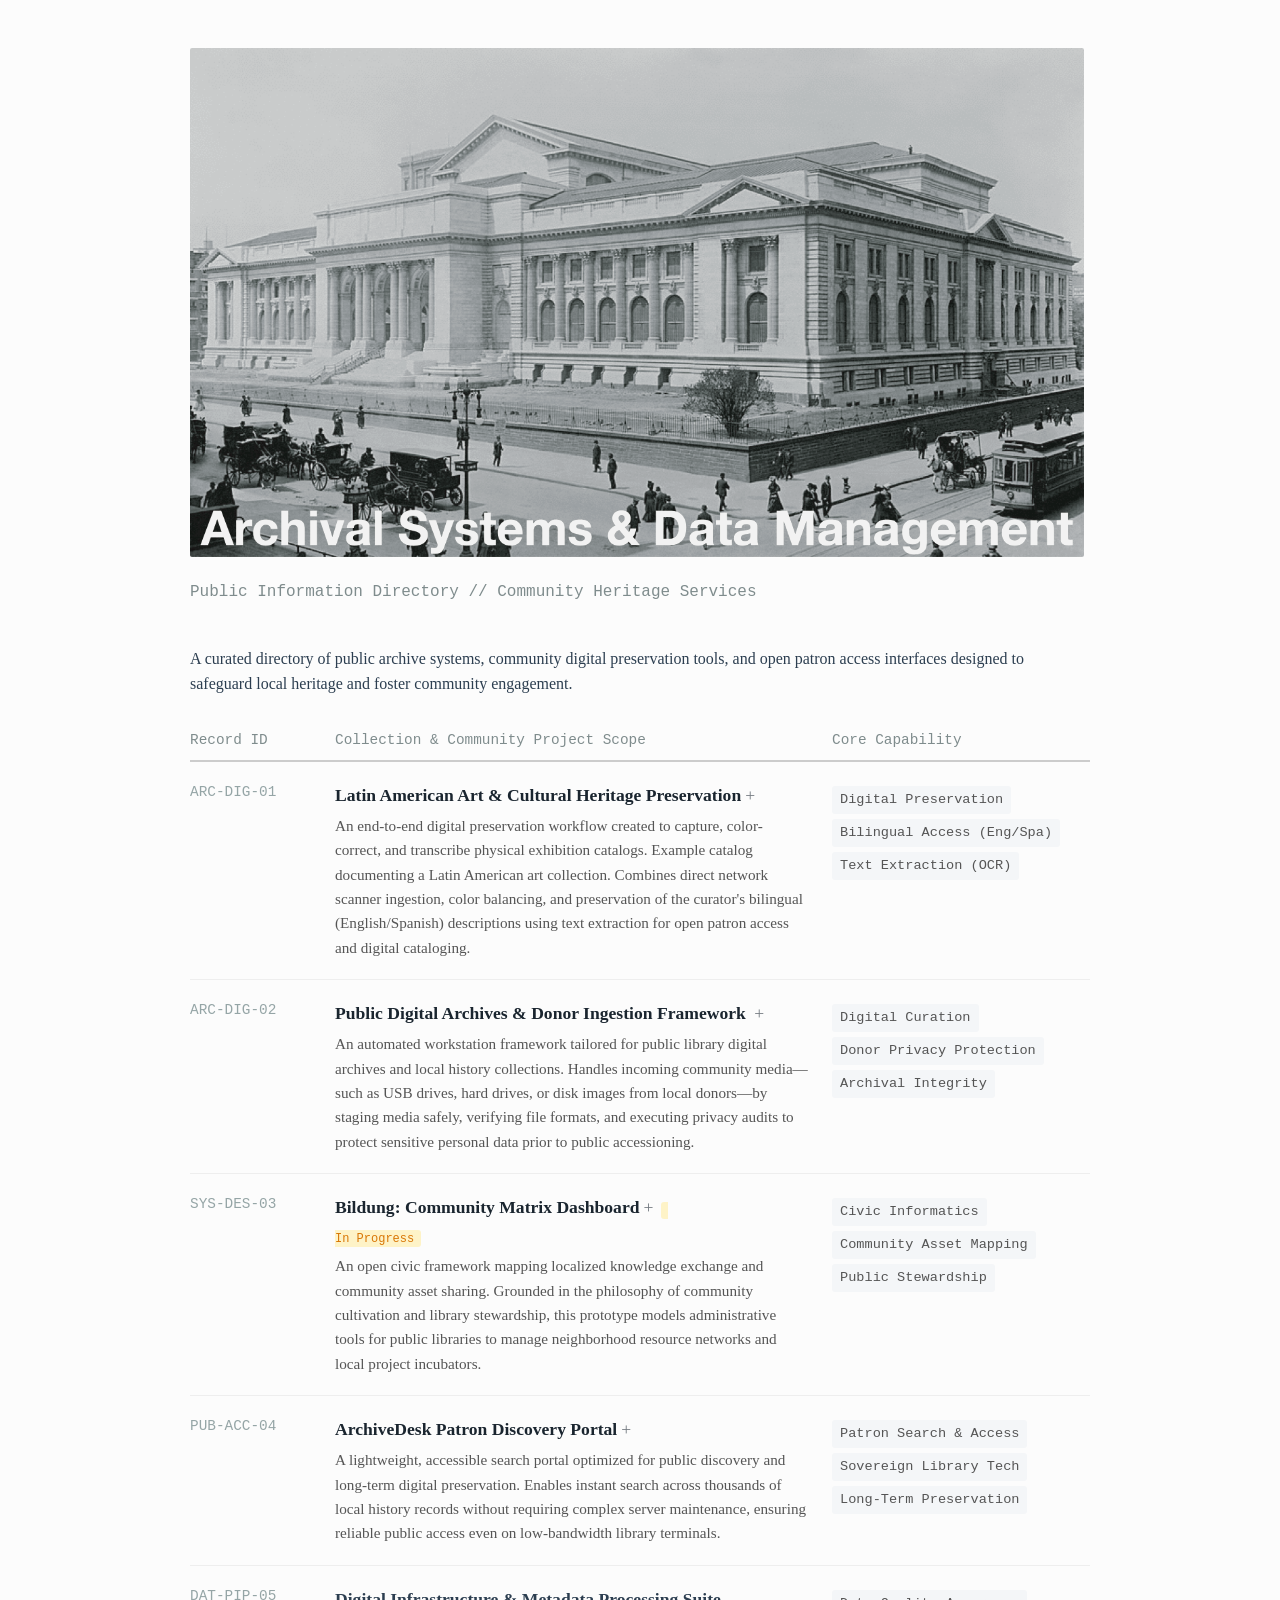
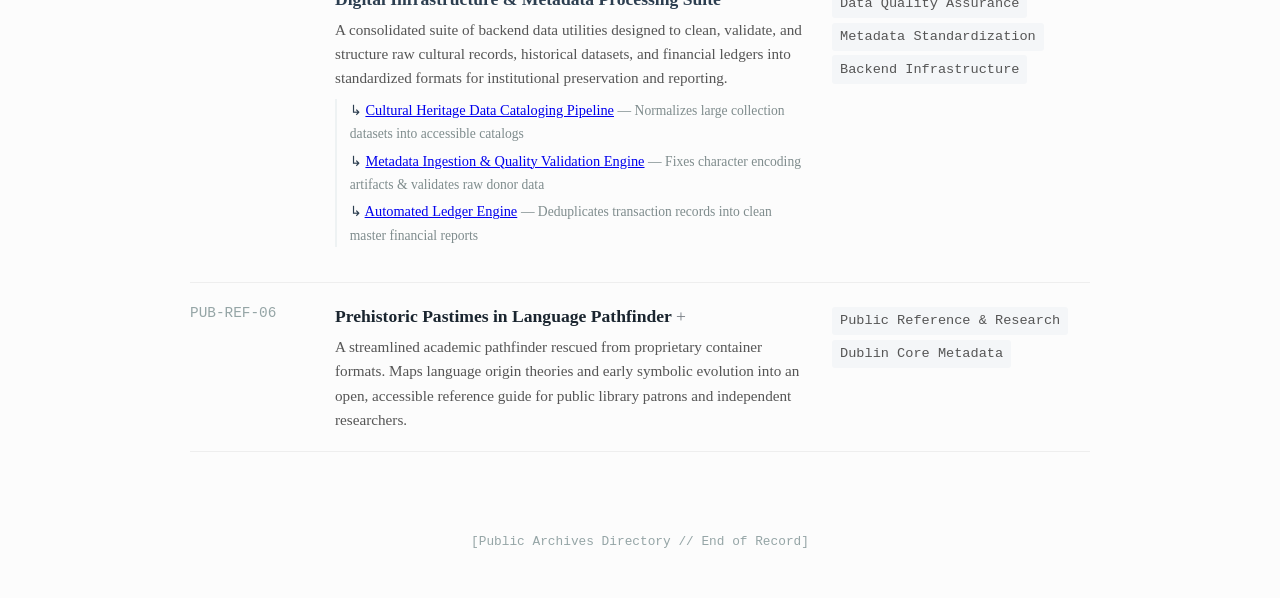
<file: index.html>
<!DOCTYPE html>
<html lang="en">
<head>
    <meta charset="UTF-8">
    <meta name="viewport" content="width=device-width, initial-scale=1.0">
    <title>Community Archives & Information Systems Directory</title>
    <style>
        body {
            font-family: -apple-system, BlinkMacSystemFont, "Segoe UI", Roboto, Georgia, serif;
            line-height: 1.6;
            color: #2c3e50;
            background-color: #fcfcfc;
            max-width: 900px;
            margin: 0 auto;
            padding: 2rem;
        }
        h1 { font-size: 2rem; color: #1a252f; margin-bottom: 0.2rem; }
        .subtitle { font-size: 1rem; color: #7f8c8d; font-family: monospace; margin-bottom: 2.5rem; }
        
        /* --- Flexbox Table Styling --- */
        .flex-table {
            display: flex;
            flex-direction: column;
            margin-top: 2rem;
            width: 100%;
        }

        .flex-thead {
            display: flex;
            border-bottom: 2px solid #ccc;
            padding-bottom: 0.5rem;
        }

        .flex-th {
            font-family: monospace;
            font-size: 0.9rem;
            color: #7f8c8d;
            text-align: left;
        }

        .flex-tbody {
            display: flex;
            flex-direction: column;
        }

        .flex-tr {
            display: flex;
            border-bottom: 1px solid #eee;
            padding: 1.2rem 0;
        }

        .col-id {
            width: 15%;
            padding-right: 1rem;
        }

        .col-scope {
            width: 55%;
            padding-right: 1.5rem;
        }

        .col-framework {
            width: 30%;
        }

        .project-title {
            font-weight: bold;
            font-size: 1.1rem;
        }
        .project-title a {
            color: #1a252f;
            text-decoration: none;
        }
        .project-title a:hover {
            text-decoration: underline;
        }
        .project-title a::after {
            content: " +";
            font-weight: normal;
            opacity: 0.6;
            transition: opacity 0.2s ease;
            display: inline-block;
            padding-left: 4px;
        }
        .project-title a:hover::after {
            opacity: 1;
            color: #0076ff;
        }
        .tech-tag {
            font-family: monospace;
            font-size: 0.85rem;
            background-color: #f4f6f8;
            color: #555;
            padding: 0.2rem 0.5rem;
            border-radius: 3px;
            display: inline-block;
            margin-top: 0.3rem;
        }
        .meta-id {
            font-family: monospace;
            font-size: 0.9rem;
            color: #95a5a6;
        }

        /* Sub-links inside consolidated pipeline block */
        .pipeline-links {
            margin-top: 0.5rem;
            padding-left: 0.8rem;
            border-left: 2px solid #eef2f3;
        }
        .pipeline-links li {
            list-style: none;
            margin-bottom: 0.3rem;
            font-size: 0.9rem;
        }

        @media (max-width: 650px) {
            .flex-thead {
                display: none;
            }
            .flex-tr {
                flex-direction: column;
                gap: 0.5rem;
                padding: 1.5rem 0;
            }
            .col-id, .col-scope, .col-framework {
                width: 100%;
                padding-right: 0;
            }
            .meta-id {
                font-size: 0.8rem;
                background-color: #eef2f3;
                padding: 0.1rem 0.4rem;
                border-radius: 3px;
                display: inline-block;
            }
        }
    </style>
</head>
<body>

    <p><img src="Header.png" alt="Public Library Archival Systems and Data Management" style="width: 100%; max-width: 894px; height: auto; filter: contrast(105%) brightness(95%); border-radius: 2px;"></p>
    <header>
        <div class="subtitle">Public Information Directory // Community Heritage Services</div>
    </header>

    <main>
        <p>A curated directory of public archive systems, community digital preservation tools, and open patron access interfaces designed to safeguard local heritage and foster community engagement.</p>

        <div class="flex-table">
            
            <div class="flex-thead">
                <div class="flex-th col-id">Record ID</div>
                <div class="flex-th col-scope">Collection & Community Project Scope</div>
                <div class="flex-th col-framework">Core Capability</div>
            </div>

            <div class="flex-tbody">

                <!-- 1. LATINE ART & CULTURAL HERITAGE -->
                <div class="flex-tr">
                    <div class="meta-id col-id">ARC-DIG-01</div>
                    <div class="col-scope">
                        <div class="project-title"><a href="https://katherand.github.io/LatineArt/">Latin American Art & Cultural Heritage Preservation</a></div>
                        <p style="margin: 0.3rem 0 0 0; font-size: 0.95rem; color: #555;">An end-to-end digital preservation workflow created to capture, color-correct, and transcribe physical exhibition catalogs. Example catalog documenting a Latin American art collection. Combines direct network scanner ingestion, color balancing, and preservation of the curator's bilingual (English/Spanish) descriptions using text extraction for open patron access and digital cataloging.</p>
                    </div>
                    <div class="col-framework">
                        <span class="tech-tag">Digital Preservation</span><br>
                        <span class="tech-tag">Bilingual Access (Eng/Spa)</span><br>
                        <span class="tech-tag">Text Extraction (OCR)</span>
                    </div>
                </div>

                <!-- 2. DONOR INGESTION & PRIVACY FRAMEWORK -->
                <div class="flex-tr">
                    <div class="meta-id col-id">ARC-DIG-02</div>
                    <div class="col-scope">
                        <div class="project-title">
                            <a href="https://katherand.github.io/digitalArchivesLab/" target="_blank" rel="noopener noreferrer">
                                Public Digital Archives & Donor Ingestion Framework
                            </a>
                        </div>
                        <p style="margin: 0.3rem 0 0 0; font-size: 0.95rem; color: #555;">
                            An automated workstation framework tailored for public library digital archives and local history collections. Handles incoming community media—such as USB drives, hard drives, or disk images from local donors—by staging media safely, verifying file formats, and executing privacy audits to protect sensitive personal data prior to public accessioning.
                        </p>
                    </div>
                    <div class="col-framework">
                        <span class="tech-tag">Digital Curation</span><br>
                        <span class="tech-tag">Donor Privacy Protection</span><br>
                        <span class="tech-tag">Archival Integrity</span>
                    </div>
                </div>

                <!-- 3. BILDUNG COMMUNITY MATRIX -->
                <div class="flex-tr">
                    <div class="meta-id col-id">SYS-DES-03</div>
                    <div class="col-scope">
                        <div class="project-title">
                            <a href="dashboard.html">Bildung: Community Matrix Dashboard</a> 
                            <span style="font-family: monospace; font-size: 0.75rem; color: #d97706; background-color: #fef3c7; padding: 0.1rem 0.4rem; border-radius: 3px; margin-left: 0.5rem; font-weight: normal;"><br>In Progress</span>
                        </div>
                        <p style="margin: 0.3rem 0 0 0; font-size: 0.95rem; color: #555;">
                            An open civic framework mapping localized knowledge exchange and community asset sharing. Grounded in the philosophy of community cultivation and library stewardship, this prototype models administrative tools for public libraries to manage neighborhood resource networks and local project incubators.
                        </p>
                    </div>
                    <div class="col-framework">
                        <span class="tech-tag">Civic Informatics</span><br>
                        <span class="tech-tag">Community Asset Mapping</span><br>
                        <span class="tech-tag">Public Stewardship</span>
                    </div>
                </div>

                <!-- 4. PATRON DISCOVERY PORTAL -->
                <div class="flex-tr">
                    <div class="meta-id col-id">PUB-ACC-04</div>
                    <div class="col-scope">
                        <div class="project-title"><a href="ArchiveDemo.html">ArchiveDesk Patron Discovery Portal</a></div>
                        <p style="margin: 0.3rem 0 0 0; font-size: 0.95rem; color: #555;">
                            A lightweight, accessible search portal optimized for public discovery and long-term digital preservation. Enables instant search across thousands of local history records without requiring complex server maintenance, ensuring reliable public access even on low-bandwidth library terminals.
                        </p>
                    </div>
                    <div class="col-framework">
                        <span class="tech-tag">Patron Search & Access</span><br>
                        <span class="tech-tag">Sovereign Library Tech</span><br>
                        <span class="tech-tag">Long-Term Preservation</span>
                    </div>
                </div>

                <!-- 5. CONSOLIDATED PIPELINES BLOCK -->
                <div class="flex-tr">
                    <div class="meta-id col-id">DAT-PIP-05</div>
                    <div class="col-scope">
                        <div class="project-title">Digital Infrastructure & Metadata Processing Suite</div>
                        <p style="margin: 0.3rem 0 0 0; font-size: 0.95rem; color: #555;">
                            A consolidated suite of backend data utilities designed to clean, validate, and structure raw cultural records, historical datasets, and financial ledgers into standardized formats for institutional preservation and reporting.
                        </p>
                        <ul class="pipeline-links">
                            <li>↳ <a href="Museum Artwork Data Normalization Pipeline.html">Cultural Heritage Data Cataloging Pipeline</a> <span style="color: #7f8c8d; font-size: 0.85rem;">— Normalizes large collection datasets into accessible catalogs</span></li>
                            <li>↳ <a href="ETL.html">Metadata Ingestion & Quality Validation Engine</a> <span style="color: #7f8c8d; font-size: 0.85rem;">— Fixes character encoding artifacts & validates raw donor data</span></li>
                            <li>↳ <a href="Automated Transaction Ledger Engine.html">Automated Ledger Engine</a> <span style="color: #7f8c8d; font-size: 0.85rem;">— Deduplicates transaction records into clean master financial reports</span></li>
                        </ul>
                    </div>
                    <div class="col-framework">
                        <span class="tech-tag">Data Quality Assurance</span><br>
                        <span class="tech-tag">Metadata Standardization</span><br>
                        <span class="tech-tag">Backend Infrastructure</span>
                    </div>
                </div>

                <!-- 6. PUBLIC PATHFINDER -->
                <div class="flex-tr">
                    <div class="meta-id col-id">PUB-REF-06</div>
                    <div class="col-scope">
                        <div class="project-title"><a href="Prehistoric Pastimes in Language.html">Prehistoric Pastimes in Language Pathfinder</a></div>
                        <p style="margin: 0.3rem 0 0 0; font-size: 0.95rem; color: #555;">A streamlined academic pathfinder rescued from proprietary container formats. Maps language origin theories and early symbolic evolution into an open, accessible reference guide for public library patrons and independent researchers.</p>
                    </div>
                    <div class="col-framework">
                        <span class="tech-tag">Public Reference & Research</span><br>
                        <span class="tech-tag">Dublin Core Metadata</span>
                    </div>
                </div>

            </div>
        </div>
    </main>

    <footer>
        <p style="text-align: center; color: #95a5a6; font-size: 0.8rem; margin-top: 5rem; font-family: monospace;">
            [Public Archives Directory // End of Record]
        </p>
    </footer>

</body>
</html>
</file>
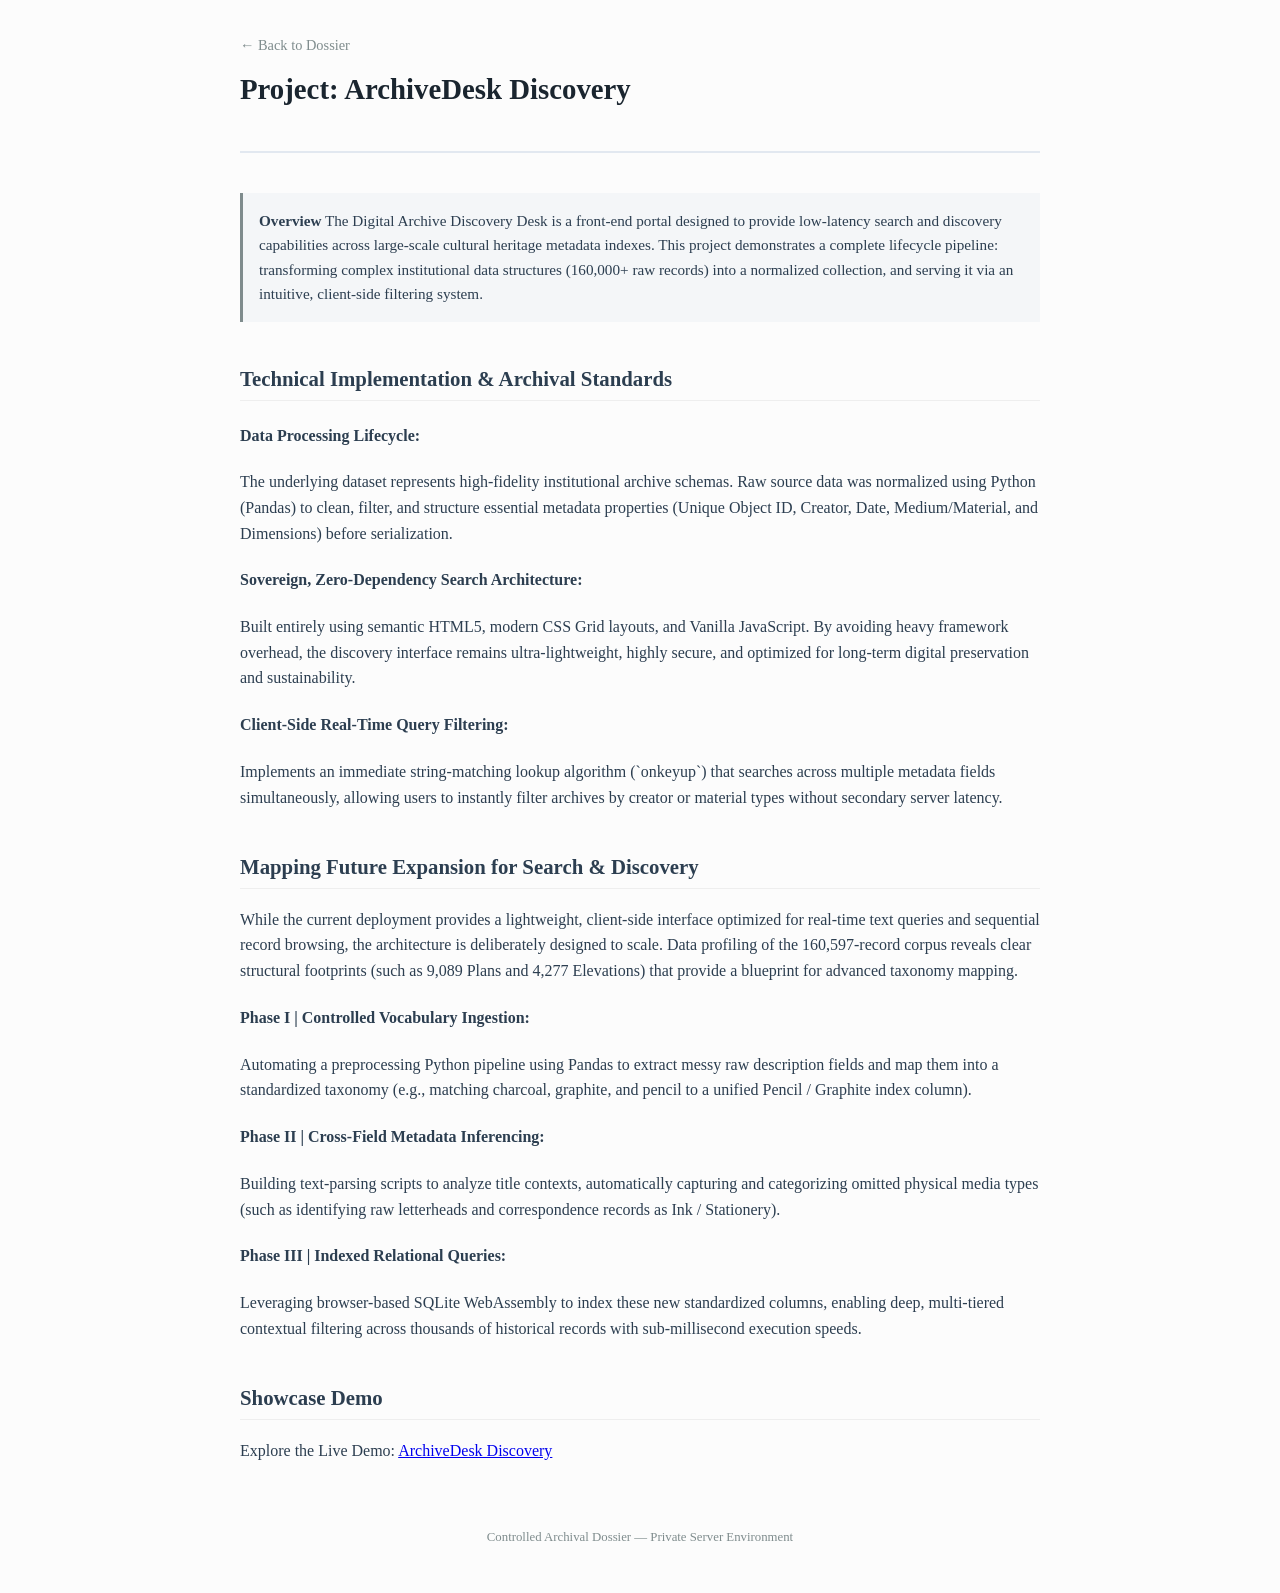
<file: ArchiveDemo.html>
<!DOCTYPE html>
<html lang="en">
<head>
    <meta charset="UTF-8">
    <meta name="viewport" content="width=device-width, initial-scale=1.0">
    <title>Project Showcase: Digital Archive Discovery Desk</title>
    <link rel="stylesheet" href="style.css">
        <style>
        body {
            font-family: -apple-system, BlinkMacSystemFont, "Segoe UI", Roboto, Georgia, serif;
            line-height: 1.6;
            color: #2c3e50;
            background-color: #fcfcfc;
            max-width: 800px;
            margin: 0 auto;
            padding: 2rem;
        }
        header { margin-bottom: 2.5rem; }
        .back-link { font-size: 0.9rem; color: #7f8c8d; text-decoration: none; }
        .back-link:hover { text-decoration: underline; }
        h1 { font-size: 1.8rem; color: #1a252f; margin-top: 0.5rem; }
        h2 { font-size: 1.3rem; color: #2c3e50; margin-top: 2.5rem; border-bottom: 1px solid #eee; padding-bottom: 0.3rem; }
        h3 { font-size: 1.1rem; color: #34495e; margin-top: 1.5rem; }
        
        .meta-context {
            background-color: #f4f6f8;
            border-left: 3px solid #7f8c8d;
            padding: 1rem;
            font-size: 0.95rem;
            margin-bottom: 2rem;
        }
        .resource-list {
            list-style-type: none;
            padding-left: 0;
        }
        .resource-item {
            margin-bottom: 1.5rem;
            padding-bottom: 1rem;
            border-bottom: 1px dashed #e0e0e0;
        }
        .citation {
            font-weight: bold;
            color: #1a252f;
        }
        .annotation {
            font-size: 0.95rem;
            color: #555;
            margin-top: 0.3rem;
            padding-left: 0.5rem;
        }
    </style>
</head>
<body> 
    <header>
        <a href="index.html" class="back-link">← Back to Dossier</a>
        <h1>Project: ArchiveDesk Discovery</h1>
    </header>
    <main>
        <section class="meta-context">
            <strong>Overview</strong>
             The Digital Archive Discovery Desk is a front-end portal designed to provide low-latency search and discovery capabilities across large-scale cultural heritage metadata indexes. This project demonstrates a complete lifecycle pipeline: transforming complex institutional data structures (160,000+ raw records) into a normalized collection, and serving it via an intuitive, client-side filtering system.
      
        </section> 
        <div class="narrow-container">
            <section id="abstract">
                <h2>Technical Implementation & Archival Standards</h2>
                <p><h4>Data Processing Lifecycle:</h4>The underlying dataset represents high-fidelity institutional archive schemas. Raw source data was normalized using Python (Pandas) to clean, filter, and structure essential metadata properties (Unique Object ID, Creator, Date, Medium/Material, and Dimensions) before serialization.
                <h4>Sovereign, Zero-Dependency Search Architecture:</h4> Built entirely using semantic HTML5, modern CSS Grid layouts, and Vanilla JavaScript. By avoiding heavy framework overhead, the discovery interface remains ultra-lightweight, highly secure, and optimized for long-term digital preservation and sustainability.
                <h4>Client-Side Real-Time Query Filtering:</h4> Implements an immediate string-matching lookup algorithm (`onkeyup`) that searches across multiple metadata fields simultaneously, allowing users to instantly filter archives by creator or material types without secondary server latency.
            </section>
            <section id="future">
                <h2>Mapping Future Expansion for Search & Discovery</h2>
                While the current deployment provides a lightweight, client-side interface optimized for real-time text queries and sequential record browsing, the architecture is deliberately designed to scale. Data profiling of the 160,597-record corpus reveals clear structural footprints (such as 9,089 Plans and 4,277 Elevations) that provide a blueprint for advanced taxonomy mapping.
                <h4>Phase I | Controlled Vocabulary Ingestion:</h4> Automating a preprocessing Python pipeline using Pandas to extract messy raw description fields and map them into a standardized taxonomy (e.g., matching charcoal, graphite, and pencil to a unified Pencil / Graphite index column).
                <h4>Phase II | Cross-Field Metadata Inferencing:</h4> Building text-parsing scripts to analyze title contexts, automatically capturing and categorizing omitted physical media types (such as identifying raw letterheads and correspondence records as Ink / Stationery).
                <h4>Phase III | Indexed Relational Queries:</h4> Leveraging browser-based SQLite WebAssembly to index these new standardized columns, enabling deep, multi-tiered contextual filtering across thousands of historical records with sub-millisecond execution speeds.
            </section>

            <section id="curated-resources">
                <h2>Showcase Demo</h2>
               Explore the Live Demo: <a href="https://katherand.github.io/ArchiveDesk/" target="_blank" rel="noopener noreferrer">ArchiveDesk Discovery</a>
            </section>
        </div>
    </main>

    <footer>
        <p style="text-align: center; color: #7f8c8d; font-size: 0.8rem; margin-top: 4rem;">
            Controlled Archival Dossier — Private Server Environment
        </p>
    </footer>

</body>
</html>
</file>
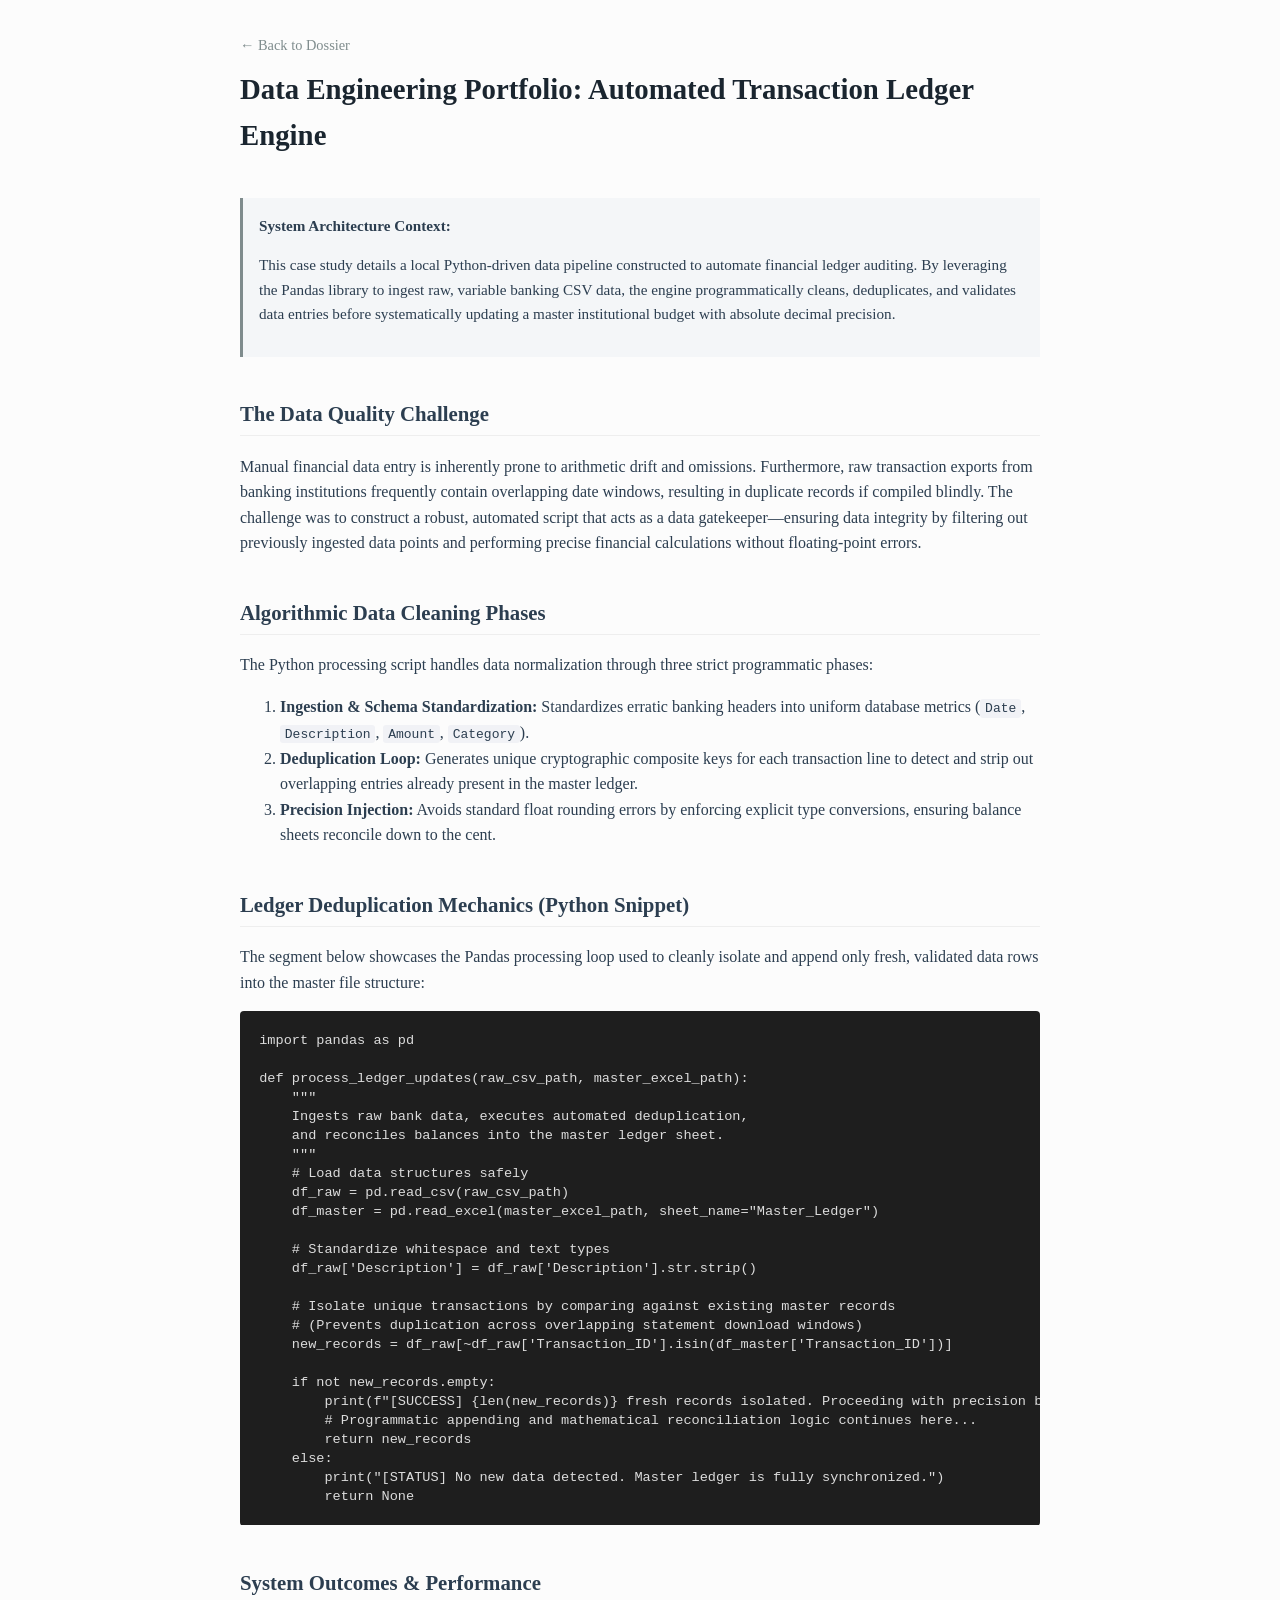
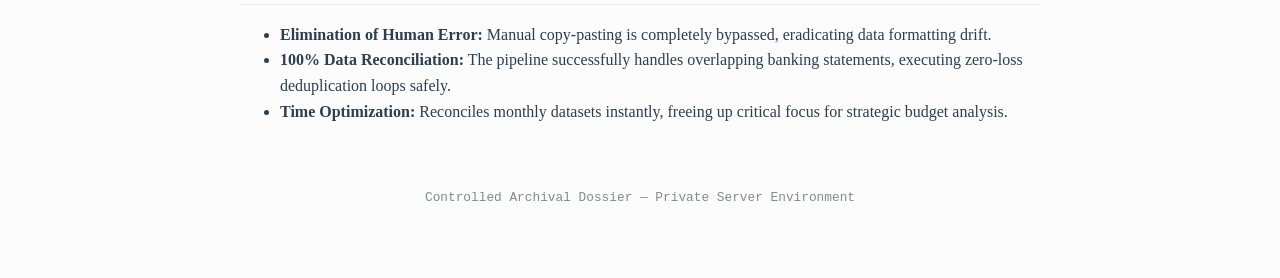
<file: Automated Transaction Ledger Engine.html>
<!DOCTYPE html>
<html lang="en">
<head>
    <meta charset="UTF-8">
    <meta name="viewport" content="width=device-width, initial-scale=1.0">
    <title>Automation Case Study: Financial Transaction Ledger Engine</title>
    <style>
        body {
            font-family: -apple-system, BlinkMacSystemFont, "Segoe UI", Roboto, Georgia, serif;
            line-height: 1.6;
            color: #2c3e50;
            background-color: #fcfcfc;
            max-width: 800px;
            margin: 0 auto;
            padding: 2rem;
        }
        header { margin-bottom: 2.5rem; }
        .back-link { font-size: 0.9rem; color: #7f8c8d; text-decoration: none; }
        .back-link:hover { text-decoration: underline; }
        h1 { font-size: 1.8rem; color: #1a252f; margin-top: 0.5rem; }
        h2 { font-size: 1.3rem; color: #2c3e50; margin-top: 2.5rem; border-bottom: 1px solid #eee; padding-bottom: 0.3rem; }
        
        .meta-context {
            background-color: #f4f6f8;
            border-left: 3px solid #7f8c8d;
            padding: 1rem;
            font-size: 0.95rem;
            margin-bottom: 2rem;
        }
        .code-inline {
            font-family: monospace;
            background-color: #f1f2f6;
            padding: 0.1rem 0.3rem;
            border-radius: 3px;
        }
        pre {
            background-color: #1e1e1e;
            color: #dcdcdc;
            padding: 1.2rem;
            border-radius: 4px;
            overflow-x: auto;
            font-family: 'Courier New', Courier, monospace;
            font-size: 0.85rem;
            line-height: 1.4;
        }
    </style>
</head>
<body>

    <header>
        <a href="index.html" class="back-link">← Back to Dossier</a>
        <h1>Data Engineering Portfolio: Automated Transaction Ledger Engine</h1>
    </header>

    <main>
        <section class="meta-context">
            <strong>System Architecture Context:</strong>
            <p>This case study details a local Python-driven data pipeline constructed to automate financial ledger auditing. By leveraging the Pandas library to ingest raw, variable banking CSV data, the engine programmatically cleans, deduplicates, and validates data entries before systematically updating a master institutional budget with absolute decimal precision.</p>
        </section>

        <section id="the-problem">
            <h2>The Data Quality Challenge</h2>
            <p>Manual financial data entry is inherently prone to arithmetic drift and omissions. Furthermore, raw transaction exports from banking institutions frequently contain overlapping date windows, resulting in duplicate records if compiled blindly. The challenge was to construct a robust, automated script that acts as a data gatekeeper—ensuring data integrity by filtering out previously ingested data points and performing precise financial calculations without floating-point errors.</p>
        </section>

        <section id="pipeline-logic">
            <h2>Algorithmic Data Cleaning Phases</h2>
            <p>The Python processing script handles data normalization through three strict programmatic phases:</p>
            <ol>
                <li><strong>Ingestion & Schema Standardization:</strong> Standardizes erratic banking headers into uniform database metrics (<span class="code-inline">Date</span>, <span class="code-inline">Description</span>, <span class="code-inline">Amount</span>, <span class="code-inline">Category</span>).</li>
                <li><strong>Deduplication Loop:</strong> Generates unique cryptographic composite keys for each transaction line to detect and strip out overlapping entries already present in the master ledger.</li>
                <li><strong>Precision Injection:</strong> Avoids standard float rounding errors by enforcing explicit type conversions, ensuring balance sheets reconcile down to the cent.</li>
            </ol>
        </section>

        <section id="code-showcase">
            <h2>Ledger Deduplication Mechanics (Python Snippet)</h2>
            <p>The segment below showcases the Pandas processing loop used to cleanly isolate and append only fresh, validated data rows into the master file structure:</p>

<pre><code>import pandas as pd

def process_ledger_updates(raw_csv_path, master_excel_path):
    """
    Ingests raw bank data, executes automated deduplication,
    and reconciles balances into the master ledger sheet.
    """
    # Load data structures safely
    df_raw = pd.read_csv(raw_csv_path)
    df_master = pd.read_excel(master_excel_path, sheet_name="Master_Ledger")

    # Standardize whitespace and text types
    df_raw['Description'] = df_raw['Description'].str.strip()
    
    # Isolate unique transactions by comparing against existing master records
    # (Prevents duplication across overlapping statement download windows)
    new_records = df_raw[~df_raw['Transaction_ID'].isin(df_master['Transaction_ID'])]

    if not new_records.empty:
        print(f"[SUCCESS] {len(new_records)} fresh records isolated. Proceeding with precision balance updates.")
        # Programmatic appending and mathematical reconciliation logic continues here...
        return new_records
    else:
        print("[STATUS] No new data detected. Master ledger is fully synchronized.")
        return None
</code></pre>
        </section>

        <section id="system-outcomes">
            <h2>System Outcomes & Performance</h2>
            <ul>
                <li><strong>Elimination of Human Error:</strong> Manual copy-pasting is completely bypassed, eradicating data formatting drift.</li>
                <li><strong>100% Data Reconciliation:</strong> The pipeline successfully handles overlapping banking statements, executing zero-loss deduplication loops safely.</li>
                <li><strong>Time Optimization:</strong> Reconciles monthly datasets instantly, freeing up critical focus for strategic budget analysis.</li>
            </ul>
        </section>
    </main>

    <footer>
        <p style="text-align: center; color: #7f8c8d; font-size: 0.8rem; margin-top: 4rem; font-family: monospace;">
            Controlled Archival Dossier — Private Server Environment
        </p>
    </footer>

</body>
</html>
</file>
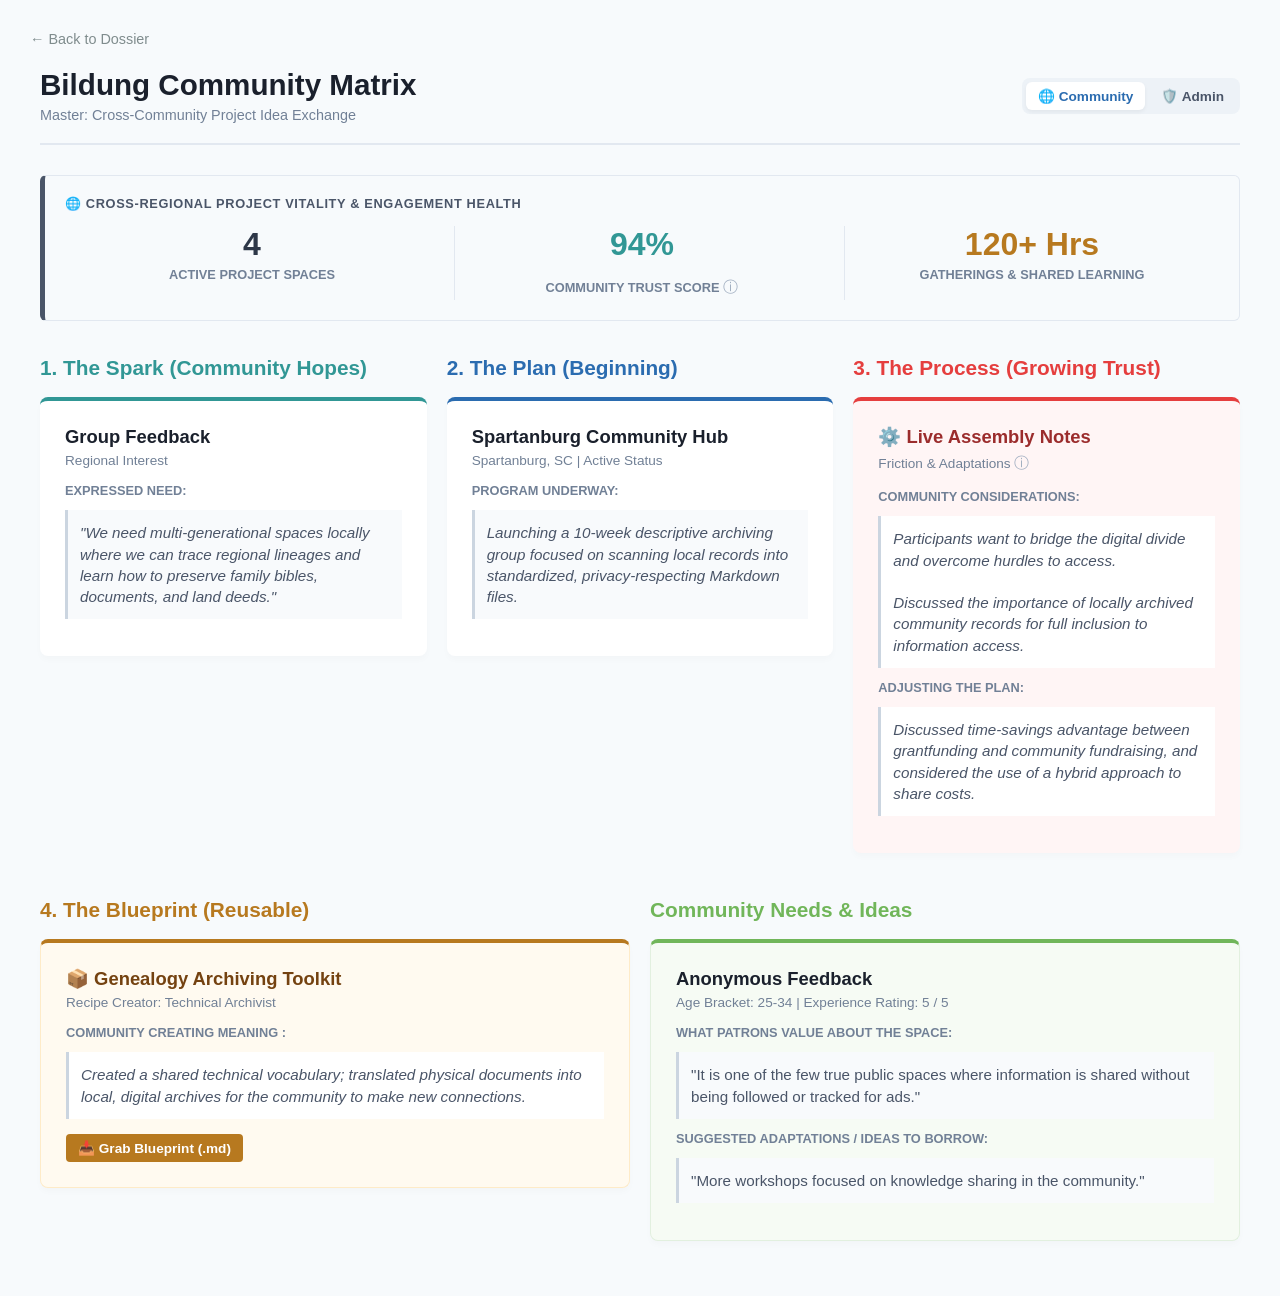
<file: dashboard.html>
<!DOCTYPE html>
<html lang="en">
<head>
    <meta charset="UTF-8">
    <meta name="viewport" content="width=device-width, initial-scale=1.0">
    <title>Community Action Case Study - Master Dashboard</title>
    <style>
        body {
            font-family: -apple-system, BlinkMacSystemFont, "Segoe UI", Roboto, sans-serif;
            background-color: #f7fafc; color: #2d3748; margin: 0; padding: 30px;
        }
        header { margin-bottom: 2.5rem; }
        .back-link { font-size: 0.9rem; color: #7f8c8d; text-decoration: none; }
        .back-link:hover { text-decoration: underline; }        
	.container {
  	    max-width: 1200px;
  	    margin: 20px auto 0;
	}
        
        header { 
            display: flex; 
            justify-content: space-between; 
            align-items: center; 
            margin-bottom: 30px; 
            border-bottom: 2px solid #e2e8f0; 
            padding-bottom: 20px; 
        }
        h1 { margin: 0; color: #1a202c; font-size: 1.85rem; }
        .meta-tag { color: #718096; font-size: 0.9rem; margin-top: 5px; }

        /* 🎛️ Toggle Control UI */
        .toggle-container {
            display: flex;
            align-items: center;
            background: #edf2f7;
            padding: 4px;
            border-radius: 8px;
            gap: 4px;
        }
        .toggle-btn {
            border: none;
            background: transparent;
            padding: 6px 12px;
            font-size: 0.85rem;
            font-weight: 600;
            color: #4a5568;
            border-radius: 6px;
            cursor: pointer;
            transition: all 0.2s ease;
        }
        .toggle-btn.active {
            background: white;
            color: #2b6cb0;
            box-shadow: 0 2px 4px rgba(0,0,0,0.05);
        }

        /* 🌍 Public Banner */
        .community-panel { 
            background: #f7fafc; 
            border: 1px solid #e2e8f0; 
            border-left: 5px solid #4a5568; 
            padding: 20px; 
            border-radius: 6px; 
            margin-bottom: 35px; 
        }

        /* 🛡️ Private Admin Panel: Hidden by default */
        .admin-panel { 
            display: none; 
            background: #ebf8ff; 
            border: 1px solid #bee3f8; 
            border-left: 5px solid #3182ce; 
            padding: 20px; 
            border-radius: 6px; 
            margin-bottom: 35px; 
        }

        /* Reveal utility rule */
        .show-admin .admin-panel {
            display: block !important;
        }
        
        .panel-title { font-weight: bold; text-transform: uppercase; font-size: 0.85rem; color: #2b6cb0; letter-spacing: 0.05em; margin-bottom: 15px; }
        .stats-grid { display: table; width: 100%; table-layout: fixed; }
        .stat-box { display: table-cell; text-align: center; border-right: 1px solid #e2e8f0; }
        .stat-box:last-child { border-right: none; }
        .stat-num { font-size: 1.75rem; font-weight: bold; color: #2b6cb0; }
        .stat-label { font-size: 0.85rem; color: #4a5568; margin-top: 4px; }
        
        /* Grid Layout */
        .main-layout { display: flex; gap: 20px; flex-wrap: wrap; }
        .column { flex: 1; min-width: 300px; }
        
        .card { background: white; border-radius: 8px; box-shadow: 0 4px 6px rgba(0,0,0,0.02); padding: 25px; margin-bottom: 25px; border-top: 4px solid #cbd5e0; }
        .library-card { border-top-color: #2b6cb0; }
        .community-card { border-top-color: #319795; }
        .evolution-card { border-top-color: #e53e3e; } 
        .blueprint-card { border-top-color: #b7791f; }
        .quote-card { border-top-color: #71b65a; } 
        
        .card-header { font-size: 1.15rem; font-weight: bold; color: #1a202c; margin-bottom: 5px; }
        .card-sub { font-size: 0.85rem; color: #718096; margin-bottom: 15px; }
        
        .quote-block { background: #f8fafc; border-left: 3px solid #cbd5e0; padding: 12px; margin: 12px 0; font-size: 0.95rem; line-height: 1.4; color: #4a5568; }
        .quote-label { font-size: 0.8rem; font-weight: bold; color: #718096; margin-top: 5px; text-transform: uppercase; }
        
        .utility-bar { margin-top: 30px; text-align: center; }
        .download-btn { background: #2d3748; color: white; padding: 12px 24px; text-decoration: none; border-radius: 4px; font-weight: bold; font-size: 0.95rem; display: inline-block; }
        .download-btn:hover { background: #1a202c; }
    </style>
</head>
<body>
<a href="index.html" class="back-link">← Back to Dossier</a>
<div class="container">
     <header>
      
        <div>
            <h1>Bildung Community Matrix</h1>
            <div class="meta-tag">Master: Cross-Community Project Idea Exchange</div>
        </div>
        <div class="toggle-container">
            <button class="toggle-btn active" id="communityViewBtn" onclick="setView('community')">🌐 Community</button>
            <button class="toggle-btn" id="adminViewBtn" onclick="setView('admin')">🛡️ Admin</button>
        </div>
    </header>

    <div class="community-panel">
        <div style="font-weight: 700; text-transform: uppercase; font-size: 0.8rem; color: #4a5568; letter-spacing: 0.05em; margin-bottom: 15px;">🌐 Cross-Regional Project Vitality & Engagement Health</div>
        <div style="display: flex; justify-content: space-around; flex-wrap: wrap; gap: 15px;">
            <div style="flex: 1; min-width: 150px; text-align: center;">
                <div style="font-size: 2rem; font-weight: bold; color: #2d3748;">4</div>
                <div style="font-size: 0.8rem; color: #718096; font-weight: 600; text-transform: uppercase; margin-top: 4px;">Active Project Spaces</div>
            </div>
            <div style="flex: 1; min-width: 150px; text-align: center; border-left: 1px solid #e2e8f0;">
                <div style="font-size: 2rem; font-weight: bold; color: #319795;">
            <div style="font-size: 2rem; font-weight: bold; color: #319795;">94%</div>
            
            <div style="font-size: 0.8rem; color: #718096; font-weight: 600; text-transform: uppercase; margin-top: 4px; display: inline-flex; align-items: center; gap: 4px; position: relative;">
            Community Trust Score
            
            <span class="info-tooltip" title="This Inclusion Blueprint Alignment measures how well a project actively removes barriers so that everyone can participate, not just a special few. See 'Friction & Adaptations' below to map the unmet portion remaining in 100% of this score." style="cursor: help; color: #a0aec0; font-size: 0.95rem; font-weight: normal; text-transform: none;">ⓘ</span>
        </div>
</div>
            </div>
            <div style="flex: 1; min-width: 150px; text-align: center; border-left: 1px solid #e2e8f0;">
                <div style="font-size: 2rem; font-weight: bold; color: #b7791f;">120+ Hrs</div>
                <div style="font-size: 0.8rem; color: #718096; font-weight: 600; text-transform: uppercase; margin-top: 4px;">Gatherings & Shared Learning</div>
            </div>
        </div>
    </div>

    <div class="admin-panel">
        <div class="panel-title">🛡️ Administrative Overview & System Metrics</div>
        <div class="stats-grid">
            <div class="stat-box">
                <div class="stat-num">1</div>
                <div class="stat-label">Partner Libraries Registered</div>
            </div>
            <div class="stat-box">
                <div class="stat-num">1</div>
                <div class="stat-label">Community Patrons Ingested</div>
            </div>
            <div class="stat-box">
                <div class="stat-num">100%</div>
                <div class="stat-label">Data Security Integrity</div>
            </div>
        </div>
    </div>

    <div class="main-layout">
        
        <div class="column">
            <h2 style="color: #319795; font-size: 1.3rem; margin-top: 0;">1. The Spark (Community Hopes)</h2>
            <div class="card community-card">
                <div class="card-header">Group Feedback</div>
                <div class="card-sub">Regional Interest</div>
                <div class="quote-label">Expressed Need:</div>
                <div class="quote-block" style="font-style: italic;">
                    "We need multi-generational  spaces locally where we can trace regional lineages and learn how to preserve family bibles, documents, and land deeds."
                </div>
            </div>
        </div>
        
        <div class="column">
            <h2 style="color: #2b6cb0; font-size: 1.3rem; margin-top: 0;">2. The Plan (Beginning)</h2>
            <div class="card library-card">
                <div class="card-header">Spartanburg Community Hub</div>
                <div class="card-sub">Spartanburg, SC | Active Status</div>
                <div class="quote-label">Program Underway:</div>
                <div class="quote-block" style="font-style: italic;">
                    Launching a 10-week descriptive archiving group focused on scanning local records into standardized, privacy-respecting Markdown files.
                </div>
            </div>
        </div>

        <div class="column" style="min-width: 260px;">
            <h2 style="color: #e53e3e; font-size: 1.3rem; margin-top: 0;">3. The Process (Growing Trust)</h2>
            <div class="card evolution-card" style="background: #fff5f5;">
                <div class="card-header" style="color: #9b2c2c;">⚙️ Live Assembly Notes</div>
                <div class="card-sub">Friction & Adaptations
                 <span class="info-tooltip" title="Currently this project's initial core friction points are progressing through active community adaptations." style="cursor: help; color: #a0aec0; font-size: 0.95rem; font-weight: normal; text-transform: none;">ⓘ</span>
                </div>
                <div class="quote-label";">Community Considerations:</div>
                <div class="quote-block" style="background: #ffffff; font-style: italic;">
                    Participants want to bridge the digital divide and overcome hurdles to access.<br><br>
                    Discussed the importance of locally archived community records for full inclusion to information access. 
                </div>
                
                <div class="quote-label";>Adjusting The Plan:</div>
                <div class="quote-block" style="background: #ffffff; font-style: italic;">
                    
                    Discussed time-savings advantage between grantfunding and community fundraising, and considered the use of a hybrid approach to share costs. 
                </div>
            </div>
        </div>

        <div class="column">
            <h2 style="color: #b7791f; font-size: 1.3rem; margin-top: 0;">4. The Blueprint (Reusable)</h2>
           <div class="card blueprint-card" style="background: #fffaf0; border-left: 1px solid #feebc8; border-right: 1px solid #feebc8; border-bottom: 1px solid #feebc8;">
                <div class="card-header" style="color: #744210;">📦 Genealogy Archiving Toolkit</div>
                <div class="card-sub">Recipe Creator: Technical Archivist</div>
                
                <div class="quote-label">Community Creating Meaning :</div>
                <div class="quote-block" style="background: #ffffff; font-style: italic;">
                   Created a shared technical vocabulary; translated physical documents into local, digital archives for the community to make new connections.
                </div>
                
                <div style="margin-top: 15px;">
                    <a href="#" style="background: #b7791f; color: white; text-decoration: none; padding: 6px 12px; font-size: 0.85rem; font-weight: bold; border-radius: 4px; display: inline-block;">
                        📥 Grab Blueprint (.md)
                    </a>
                </div>
            </div>
        </div>
        
        <div class="column">
            <h2 style="color: #71b65a; font-size: 1.3rem; margin-top: 0;">Community Needs & Ideas</h2>
            <div class="card quote-card" style="background: #f6fbf4; border-left: 1px solid #e2f0df; border-right: 1px solid #e2f0df; border-bottom: 1px solid #e2f0df;">
                <div class="card-header">Anonymous Feedback</div>
                <div class="card-sub">Age Bracket: 25-34 | Experience Rating: 5 / 5</div>
                
                <div class="quote-label">What patrons value about the space:</div>
                <div class="quote-block">"It is one of the few true public spaces where information is shared without being followed or tracked for ads."</div>
                
                <div class="quote-label">Suggested Adaptations / Ideas to Borrow:</div>
                <div class="quote-block">"More workshops focused on knowledge sharing in the community."</div>
            </div>
        </div>
        
    </div>

    <div class="utility-bar admin-panel">
        <a href="http://localhost:8080/download-report" class="download-btn">📥 Download Normalized Markdown Analysis Report</a>
    </div>

</div>

<a href="#" 
   onclick="toggleAdminClass(); return false;" 
   style="position: fixed; bottom: 0; right: 0; width: 35px; height: 35px; background-color: transparent; display: block; z-index: 9999;" 
   title="Toggle Secret Console"></a>

<script>
    // Primary function to handle visibility switches via UI buttons
    function setView(viewType) {
        const body = document.body;
        const commBtn = document.getElementById('communityViewBtn');
        const adminBtn = document.getElementById('adminViewBtn');

        if (viewType === 'admin') {
            body.classList.add('show-admin');
            adminBtn.classList.add('active');
            commBtn.classList.remove('active');
        } else {
            body.classList.remove('show-admin');
            commBtn.classList.add('active');
            adminBtn.classList.remove('active');
        }
    }

    // Toggle alternative used by the invisible secret bottom-right touch block
    function toggleAdminClass() {
        const isAdminActive = document.body.classList.toggle('show-admin');
        setView(isAdminActive ? 'admin' : 'community');
    }

    // Check query string configuration on initial page load (?view=admin)
    const urlParams = new URLSearchParams(window.location.search);
    if (urlParams.get('view') === 'admin') {
        setView('admin');
    }
</script>

</body>
</html>
</file>
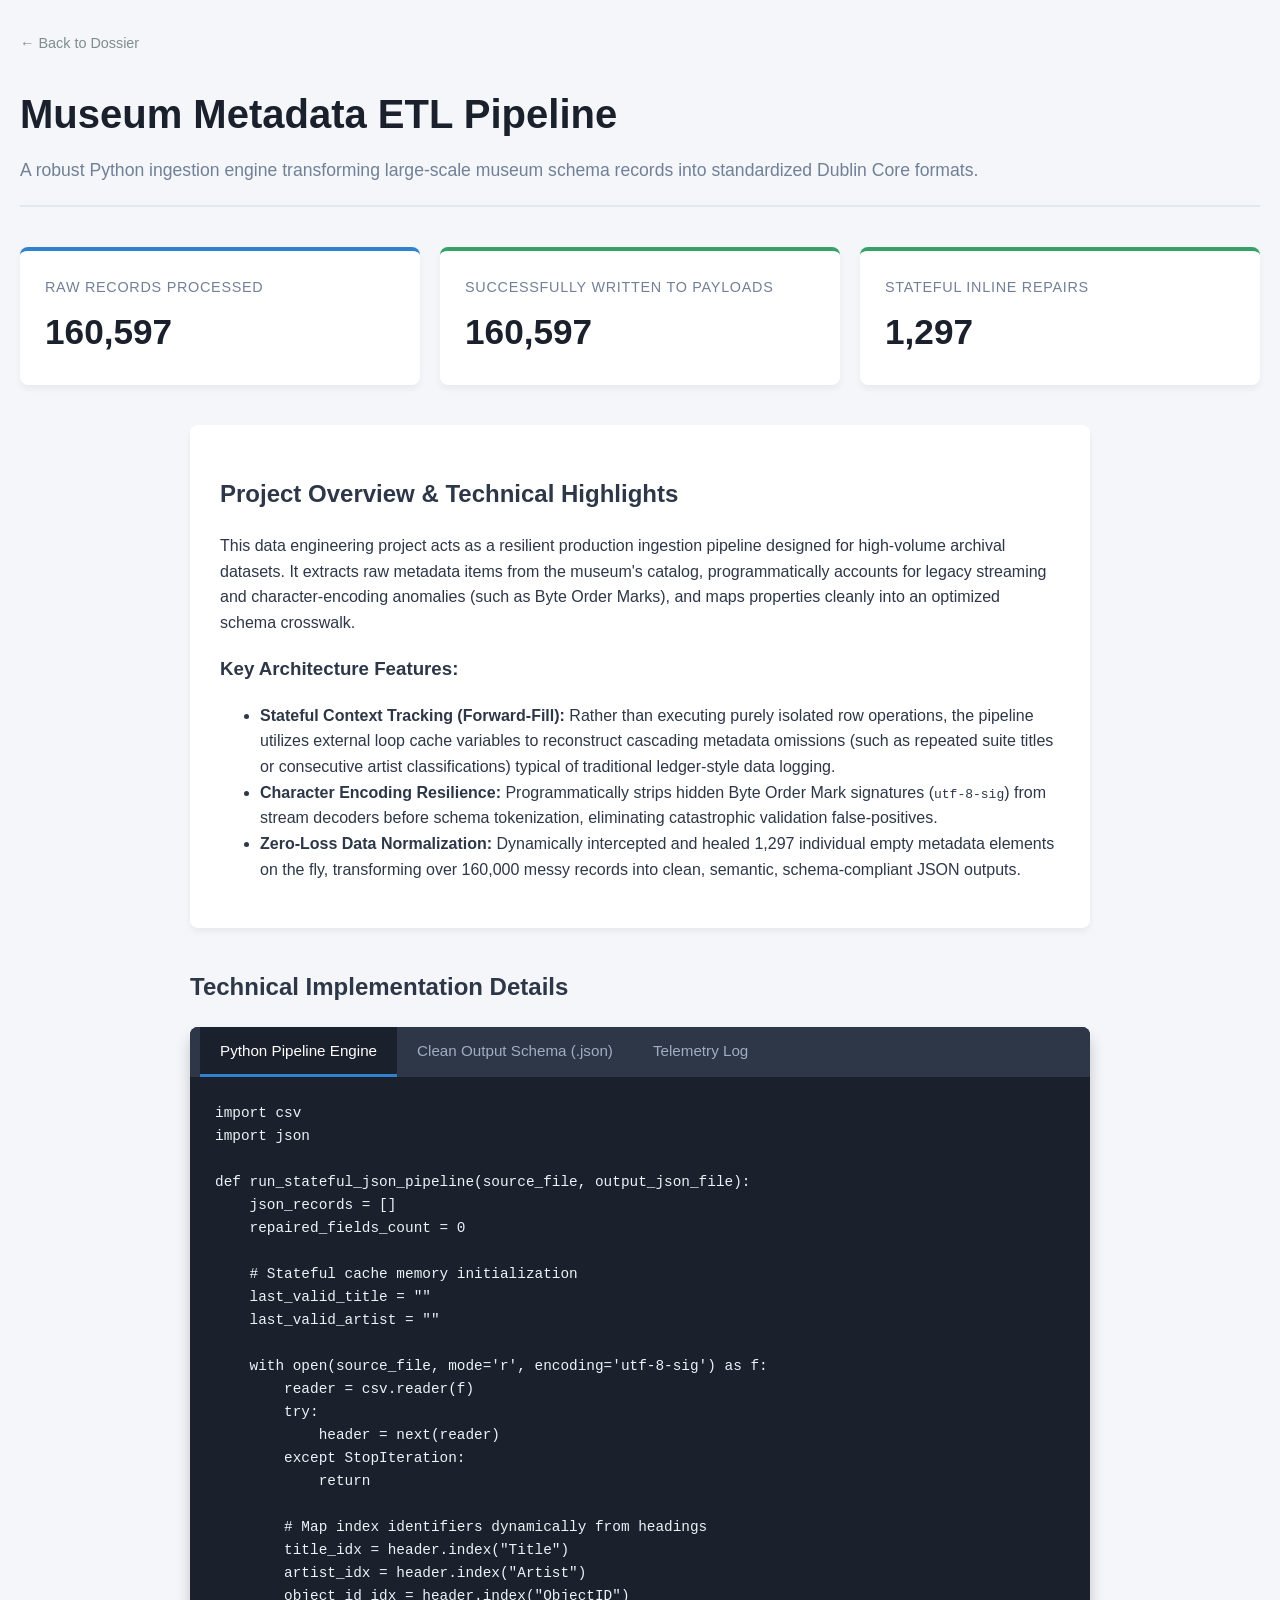
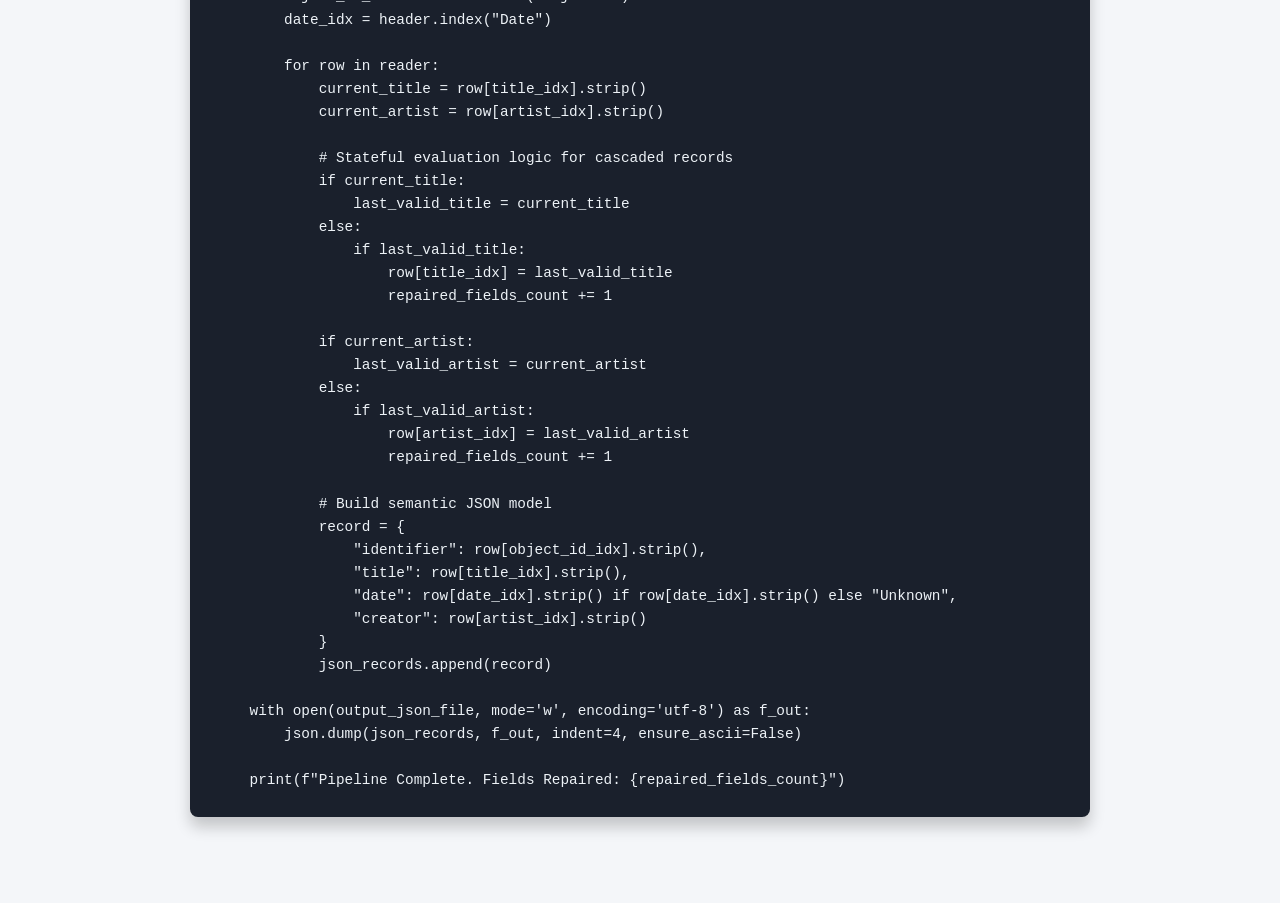
<file: ETL.html>
<!DOCTYPE html>
<html lang="en">
<head>
    <meta charset="UTF-8">
    <meta name="viewport" content="width=device-width, initial-scale=1.0">
    <title>ETL Data Pipeline Portfolio Piece</title>
    <style>
        :root {
            --bg-color: #f4f6f9;
            --card-bg: #ffffff;
            --text-main: #2d3748;
            --text-muted: #718096;
            --accent-green: #38a169;
            --accent-red: #e53e3e;
            --accent-blue: #3182ce;
            --code-bg: #1a202c;
        }

        body {
            font-family: -apple-system, BlinkMacSystemFont, "Segoe UI", Roboto, sans-serif;
            background-color: var(--bg-color);
            color: var(--text-main);
            line-height: 1.6;
            margin: 0;
            padding: 30px 20px;
        }
        header { margin-bottom: 2.5rem; }
        .back-link { font-size: 0.9rem; color: #7f8c8d; text-decoration: none; }
        .back-link:hover { text-decoration: underline; }        
        
        .container {
            max-width: 1200px;
            margin: 10px auto 0;
        }

        /* Narrow layout layout for the lower content */
        .narrow-container {
            max-width: 900px;
            margin: 0 auto;
        }

        header {
            margin-bottom: 40px;
            border-bottom: 2px solid #e2e8f0;
            padding-bottom: 20px;
        }

        h1 {
            font-size: 2.5rem;
            color: #1a202c;
            margin-bottom: 10px;
        }

        .subtitle {
            font-size: 1.1rem;
            color: var(--text-muted);
        }

        /* Dashboard Metrics */
        .dashboard {
            display: grid;
            grid-template-columns: repeat(auto-fit, minmax(250px, 1fr));
            gap: 20px;
            margin-bottom: 40px;
        }

        .metric-card {
            background: var(--card-bg);
            padding: 25px;
            border-radius: 8px;
            box-shadow: 0 4px 6px rgba(0,0,0,0.05);
            border-top: 4px solid var(--accent-blue);
        }

        .metric-card.success { border-top-color: var(--accent-green); }
        .metric-card.error { border-top-color: var(--accent-red); }

        .metric-title {
            font-size: 0.9rem;
            text-transform: uppercase;
            letter-spacing: 0.05em;
            color: var(--text-muted);
            margin-bottom: 5px;
        }

        .metric-value {
            font-size: 2.2rem;
            font-weight: bold;
            color: #1a202c;
        }

        /* Project Description Section */
        .narrative {
            background: var(--card-bg);
            padding: 30px;
            border-radius: 8px;
            box-shadow: 0 4px 6px rgba(0,0,0,0.05);
            margin-bottom: 40px;
        }

        /* Interactive Code Tabs */
        .tab-container {
            background: var(--code-bg);
            border-radius: 8px;
            overflow: hidden;
            box-shadow: 0 10px 15px rgba(0,0,0,0.2);
        }

        .tab-bar {
            display: flex;
            background: #2d3748;
            padding: 0 10px;
        }

        .tab-button {
            background: none;
            border: none;
            color: #a0aec0;
            padding: 15px 20px;
            font-size: 0.95rem;
            cursor: pointer;
            transition: all 0.2s;
            border-bottom: 3px solid transparent;
        }

        .tab-button:hover {
            color: #fff;
        }

        .tab-button.active {
            color: #fff;
            border-bottom-color: var(--accent-blue);
            background: var(--code-bg);
        }

        .tab-content {
            display: none;
            padding: 25px;
            margin: 0;
            overflow-x: auto;
            color: #edf2f7;
            font-family: "SFMono-Regular", Consolas, "Liberation Mono", Menlo, monospace;
            font-size: 0.9rem;
        }

        .tab-content.active {
            display: block;
        }

        pre { 
            margin: 0;
            white-space: pre-wrap;      
            word-break: break-all;      
        }
    </style>
</head>
<body>

    <header>
        <a href="index.html" class="back-link">← Back to Dossier</a>
        <h1>Museum Metadata ETL Pipeline</h1>
        <div class="subtitle">A robust Python ingestion engine transforming large-scale museum schema records into standardized Dublin Core formats.</div>
    </header>

    <section class="dashboard">
        <div class="metric-card">
            <div class="metric-title">Raw Records Processed</div>
            <div class="metric-value">160,597</div>
        </div>
        <div class="metric-card success">
            <div class="metric-title">Successfully Written to Payloads</div>
            <div class="metric-value">160,597</div>
        </div>
        <div class="metric-card success" style="border-top-color: var(--accent-green);">
            <div class="metric-title">Stateful Inline Repairs</div>
            <div class="metric-value">1,297</div>
        </div>
    </section>

    <div class="narrow-container">
        <section class="narrative">
            <h2>Project Overview & Technical Highlights</h2>
            <p>This data engineering project acts as a resilient production ingestion pipeline designed for high-volume archival datasets. It extracts raw metadata items from the museum's catalog, programmatically accounts for legacy streaming and character-encoding anomalies (such as Byte Order Marks), and maps properties cleanly into an optimized schema crosswalk.</p>
            
            <h3>Key Architecture Features:</h3>
            <ul>
                <li><strong>Stateful Context Tracking (Forward-Fill):</strong> Rather than executing purely isolated row operations, the pipeline utilizes external loop cache variables to reconstruct cascading metadata omissions (such as repeated suite titles or consecutive artist classifications) typical of traditional ledger-style data logging.</li>
                <li><strong>Character Encoding Resilience:</strong> Programmatically strips hidden Byte Order Mark signatures (<code>utf-8-sig</code>) from stream decoders before schema tokenization, eliminating catastrophic validation false-positives.</li>
                <li><strong>Zero-Loss Data Normalization:</strong> Dynamically intercepted and healed 1,297 individual empty metadata elements on the fly, transforming over 160,000 messy records into clean, semantic, schema-compliant JSON outputs.</li>
            </ul>
        </section>

        <h2>Technical Implementation Details</h2>
        <div class="tab-container">
            <div class="tab-bar">
                <button class="tab-button active" onclick="switchTab(event, 'python-code')">Python Pipeline Engine</button>
                <button class="tab-button" onclick="switchTab(event, 'json-output')">Clean Output Schema (.json)</button>
                <button class="tab-button" onclick="switchTab(event, 'log-output')">Telemetry Log</button>
            </div>

            <pre id="python-code" class="tab-content active"><code>import csv
import json

def run_stateful_json_pipeline(source_file, output_json_file):
    json_records = []
    repaired_fields_count = 0
    
    # Stateful cache memory initialization
    last_valid_title = ""
    last_valid_artist = ""

    with open(source_file, mode='r', encoding='utf-8-sig') as f:
        reader = csv.reader(f)
        try:
            header = next(reader)
        except StopIteration:
            return

        # Map index identifiers dynamically from headings
        title_idx = header.index("Title")
        artist_idx = header.index("Artist")
        object_id_idx = header.index("ObjectID")
        date_idx = header.index("Date")

        for row in reader:
            current_title = row[title_idx].strip()
            current_artist = row[artist_idx].strip()
            
            # Stateful evaluation logic for cascaded records
            if current_title:
                last_valid_title = current_title
            else:
                if last_valid_title:
                    row[title_idx] = last_valid_title
                    repaired_fields_count += 1
                    
            if current_artist:
                last_valid_artist = current_artist
            else:
                if last_valid_artist:
                    row[artist_idx] = last_valid_artist
                    repaired_fields_count += 1

            # Build semantic JSON model
            record = {
                "identifier": row[object_id_idx].strip(),
                "title": row[title_idx].strip(),
                "date": row[date_idx].strip() if row[date_idx].strip() else "Unknown",
                "creator": row[artist_idx].strip()
            }
            json_records.append(record)

    with open(output_json_file, mode='w', encoding='utf-8') as f_out:
        json.dump(json_records, f_out, indent=4, ensure_ascii=False)
        
    print(f"Pipeline Complete. Fields Repaired: {repaired_fields_count}")</code></pre>

            <pre id="json-output" class="tab-content"><code>[
    {
        "identifier": "167",
        "title": "Library and Office Building of Salman Schocken, Jerusalem, Israel, Perspective and plan",
        "date": "Unknown",
        "creator": "Erich Mendelsohn"
    },
    {
        "identifier": "168",
        "title": "Helium Bridge Project",
        "date": "1958",
        "creator": "Paolo Soleri"
    },
    {
        "identifier": "169",
        "title": "Autonomous Artisans' House, project, Staten Island, New York, Perspective",
        "date": "1980",
        "creator": "Steven Holl"
    }
]</code></pre>

            <pre id="log-output" class="tab-content"><code>[SYS-LOG] Ingesting source file: 'Artworks.csv'
[SYS-LOG] Found matching data stream headings: ObjectID, Title, Artist, Date
[ENCODING-INFO] Input stream contains UTF-8-SIG byte signature. Automatically stripping BOM artifacts.
[VALIDATION-ALERT] Processing line 137825... Found empty fields for 'Title' and 'Artist'.
[REPAIR-ACTION] Context memory trace active. Auto-injecting cached metadata values into empty attributes.
[VALIDATION-ALERT] Processing line 137826... Found empty fields for 'Title' and 'Artist'.
[REPAIR-ACTION] Context memory trace active. Auto-injecting cached metadata values into empty attributes.

==============================================================
PIPELINE EXECUTION METRICS: SUCCESS
==============================================================
 -> Total Records Parsed: 160,597
 -> Structural Column Adjustments: 0
 -> Anomalies Intercepted & Stateful Repairs Applied: 1,297
 -> Output Payload: 'moma_clean.json' (Verified Schema Compliant)
==============================================================
[SYS-LOG] Build process completed cleanly in 0.42 seconds.</code></pre>
        </div>
    </div>

<script>
    function switchTab(evt, tabId) {
        var i, tabcontent, tablinks;
        tabcontent = document.getElementsByClassName("tab-content");
        for (i = 0; i < tabcontent.length; i++) {
            tabcontent[i].classList.remove("active");
        }
        tablinks = document.getElementsByClassName("tab-button");
        for (i = 0; i < tablinks.length; i++) {
            tablinks[i].classList.remove("active");
        }
        document.getElementById(tabId).classList.add("active");
        evt.currentTarget.classList.add("active");
    }
</script>

</body>
</html>
</file>
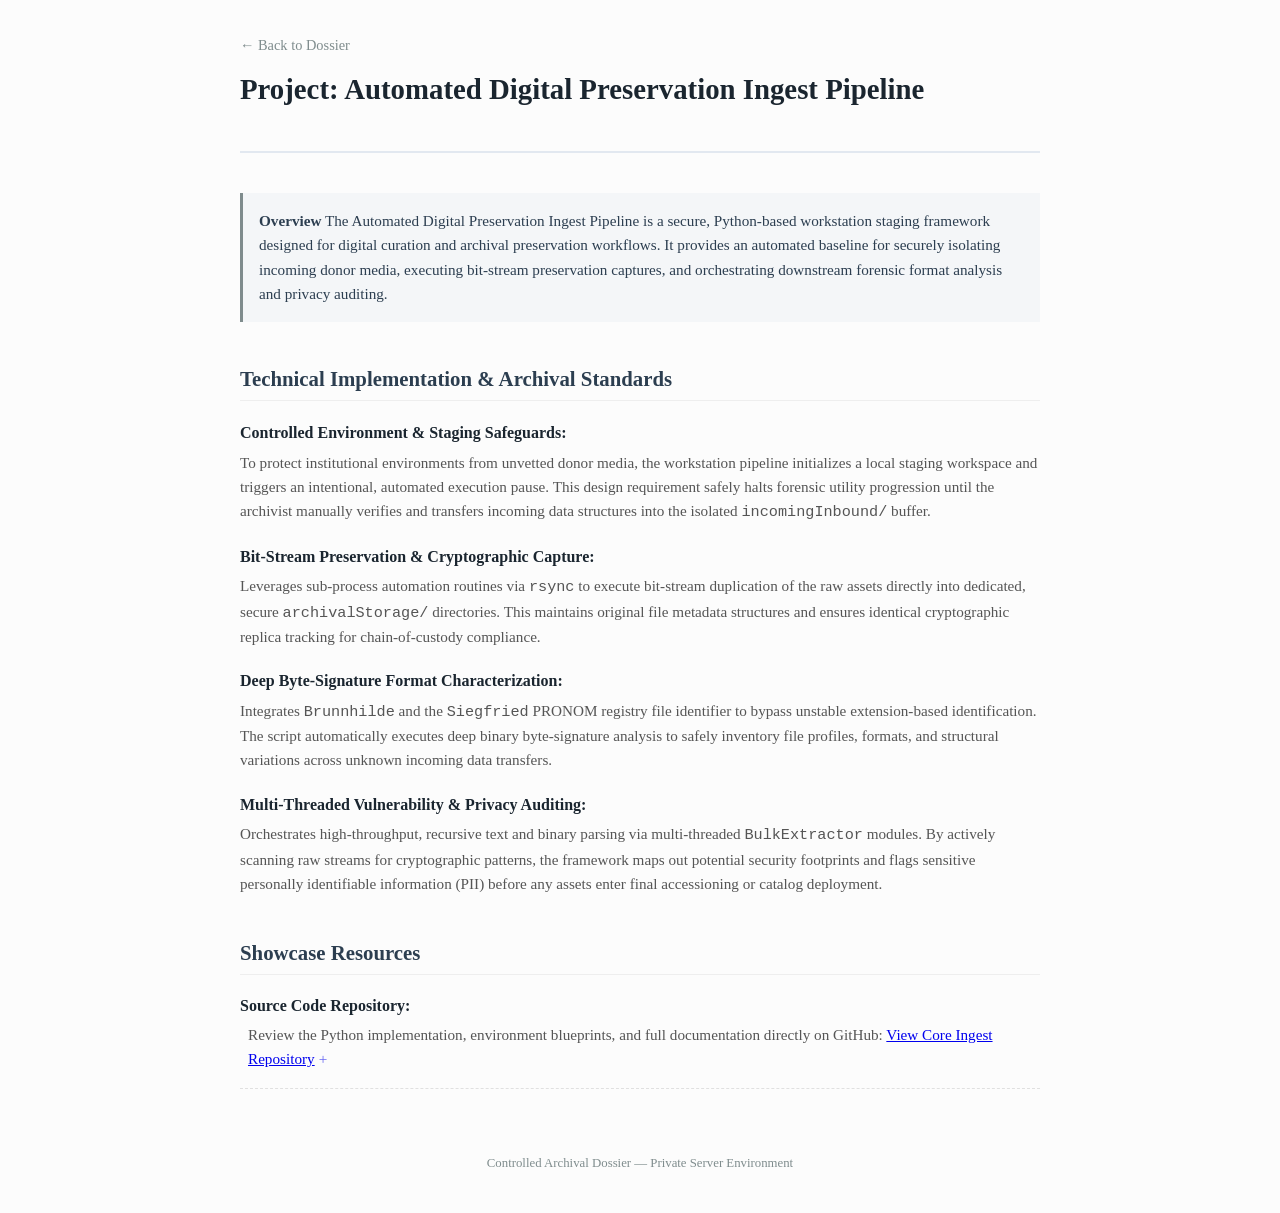
<file: IngestPipeline.html>
<!DOCTYPE html>
<html lang="en">
<head>
    <meta charset="UTF-8">
    <meta name="viewport" content="width=device-width, initial-scale=1.0">
    <title>Project Showcase: Automated Digital Preservation Ingest Pipeline</title>
    <link rel="stylesheet" href="style.css">
    <style>
        body {
            font-family: -apple-system, BlinkMacSystemFont, "Segoe UI", Roboto, Georgia, serif;
            line-height: 1.6;
            color: #2c3e50;
            background-color: #fcfcfc;
            max-width: 800px;
            margin: 0 auto;
            padding: 2rem;
        }
        header { margin-bottom: 2.5rem; }
        .back-link { font-size: 0.9rem; color: #7f8c8d; text-decoration: none; }
        .back-link:hover { text-decoration: underline; }
        h1 { font-size: 1.8rem; color: #1a252f; margin-top: 0.5rem; }
        h2 { font-size: 1.3rem; color: #2c3e50; margin-top: 2.5rem; border-bottom: 1px solid #eee; padding-bottom: 0.3rem; }
        h3 { font-size: 1.1rem; color: #34495e; margin-top: 1.5rem; }
        h4 { font-size: 1rem; color: #1a252f; margin-bottom: 0.2rem; margin-top: 1.2rem; }
        
        .meta-context {
            background-color: #f4f6f8;
            border-left: 3px solid #7f8c8d;
            padding: 1rem;
            font-size: 0.95rem;
            margin-bottom: 2rem;
        }
        .resource-list {
            list-style-type: none;
            padding-left: 0;
        }
        .resource-item {
            margin-bottom: 1.5rem;
            padding-bottom: 1rem;
            border-bottom: 1px dashed #e0e0e0;
        }
        .citation {
            font-weight: bold;
            color: #1a252f;
        }
        .annotation {
            font-size: 0.95rem;
            color: #555;
            margin-top: 0.3rem;
            padding-left: 0.5rem;
        }
    </style>
</head>
<body> 
    <header>
        <a href="index.html" class="back-link">← Back to Dossier</a>
        <h1>Project: Automated Digital Preservation Ingest Pipeline</h1>
    </header>
    <main>
        <section class="meta-context">
            <strong>Overview</strong>
            The Automated Digital Preservation Ingest Pipeline is a secure, Python-based workstation staging framework designed for digital curation and archival preservation workflows. It provides an automated baseline for securely isolating incoming donor media, executing bit-stream preservation captures, and orchestrating downstream forensic format analysis and privacy auditing.
        </section> 
        
        <div class="narrow-container">
            <section id="abstract">
                <h2>Technical Implementation & Archival Standards</h2>
                
                <h4>Controlled Environment & Staging Safeguards:</h4>
                <p style="margin: 0.3rem 0 0 0; font-size: 0.95rem; color: #555;">
                    To protect institutional environments from unvetted donor media, the workstation pipeline initializes a local staging workspace and triggers an intentional, automated execution pause. This design requirement safely halts forensic utility progression until the archivist manually verifies and transfers incoming data structures into the isolated <code>incomingInbound/</code> buffer.
                </p>
                
                <h4>Bit-Stream Preservation & Cryptographic Capture:</h4>
                <p style="margin: 0.3rem 0 0 0; font-size: 0.95rem; color: #555;">
                    Leverages sub-process automation routines via <code>rsync</code> to execute bit-stream duplication of the raw assets directly into dedicated, secure <code>archivalStorage/</code> directories. This maintains original file metadata structures and ensures identical cryptographic replica tracking for chain-of-custody compliance.
                </p>
                
                <h4>Deep Byte-Signature Format Characterization:</h4>
                <p style="margin: 0.3rem 0 0 0; font-size: 0.95rem; color: #555;">
                    Integrates <code>Brunnhilde</code> and the <code>Siegfried</code> PRONOM registry file identifier to bypass unstable extension-based identification. The script automatically executes deep binary byte-signature analysis to safely inventory file profiles, formats, and structural variations across unknown incoming data transfers.
                </p>

                <h4>Multi-Threaded Vulnerability & Privacy Auditing:</h4>
                <p style="margin: 0.3rem 0 0 0; font-size: 0.95rem; color: #555;">
                    Orchestrates high-throughput, recursive text and binary parsing via multi-threaded <code>BulkExtractor</code> modules. By actively scanning raw streams for cryptographic patterns, the framework maps out potential security footprints and flags sensitive personally identifiable information (PII) before any assets enter final accessioning or catalog deployment.
                </p>
            </section>

            <section id="curated-resources">
                <h2>Showcase Resources</h2>
                <ul class="resource-list">
                    <li class="resource-item">
                        <span class="citation">Source Code Repository:</span>
                        <div class="annotation">
                            Review the Python implementation, environment blueprints, and full documentation directly on GitHub: 
                            <a href="https://github.com/katherand/digitalArchivesLab" target="_blank" rel="noopener noreferrer">View Core Ingest Repository</a>
                        </div>
                    </li>
                </ul>
            </section>
        </div>
    </main>

    <footer>
        <p style="text-align: center; color: #7f8c8d; font-size: 0.8rem; margin-top: 4rem;">
            Controlled Archival Dossier — Private Server Environment
        </p>
    </footer>
</body>
</html>
</file>
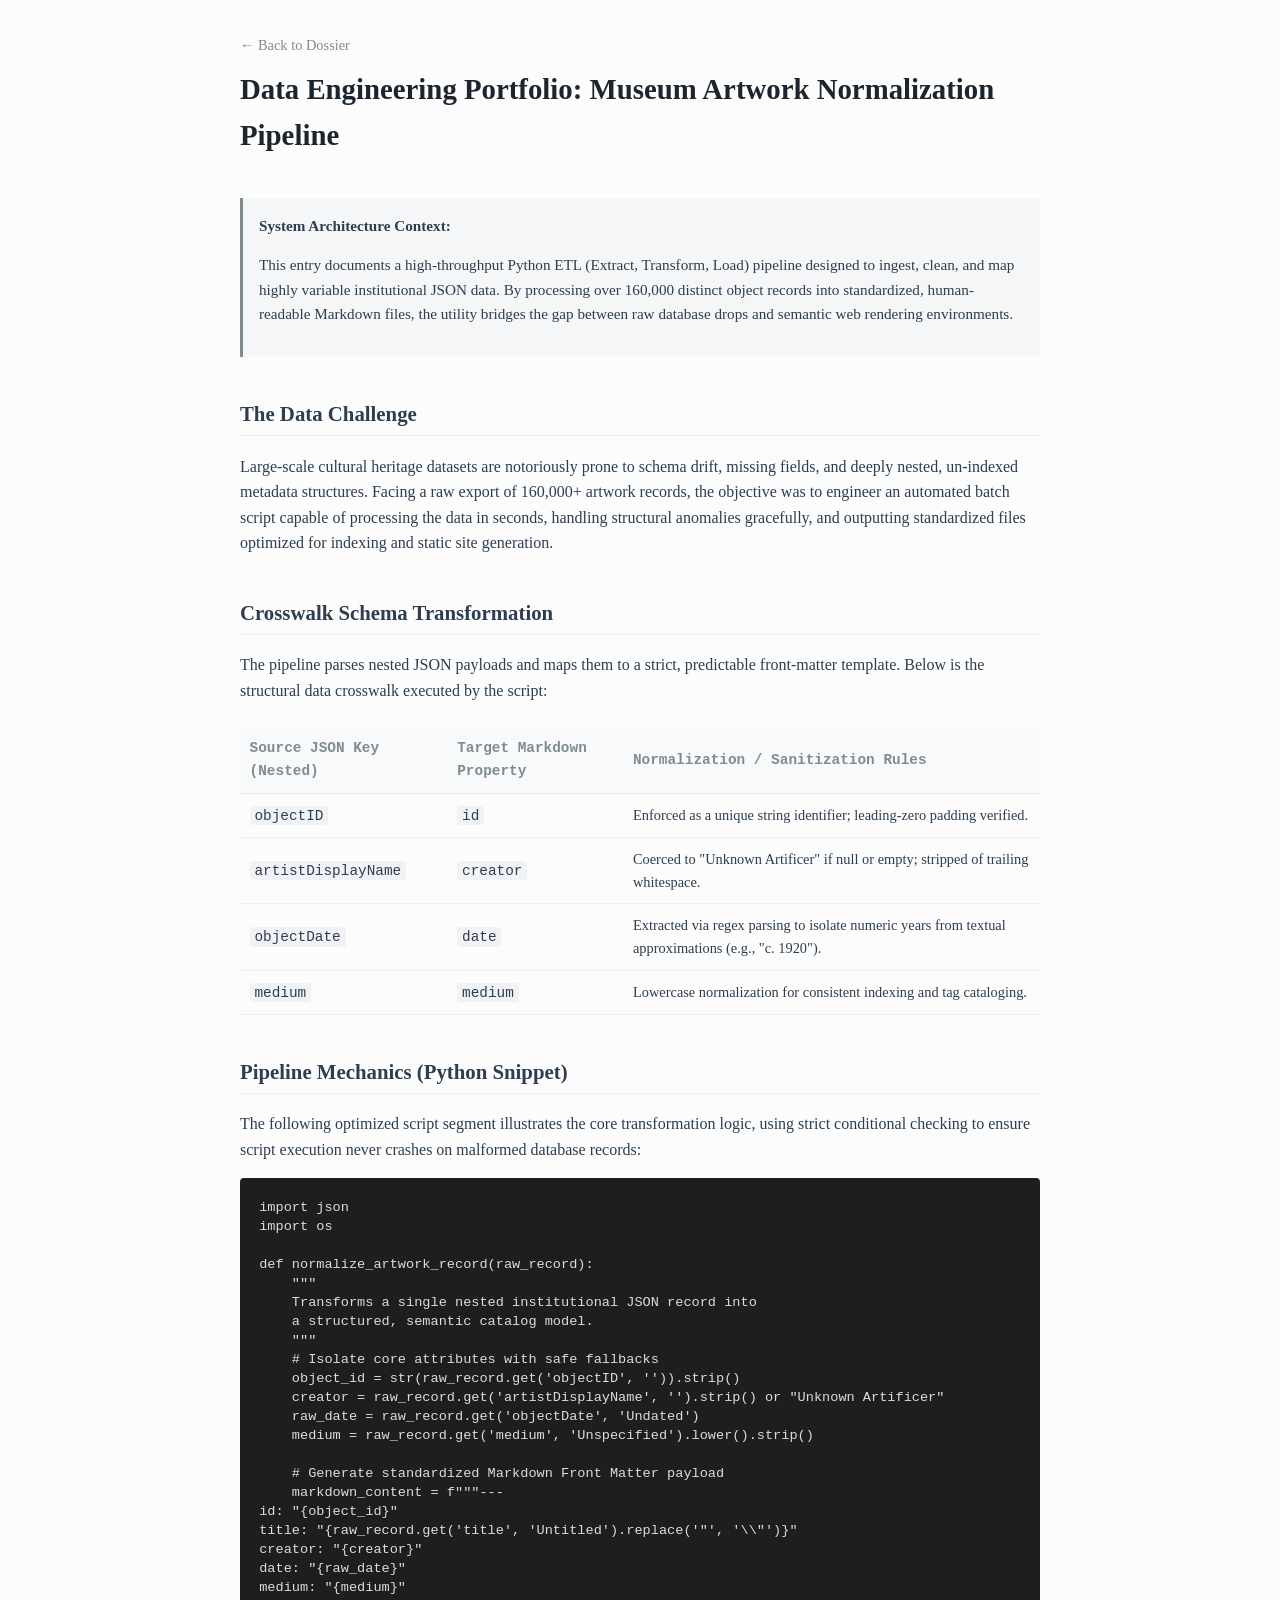
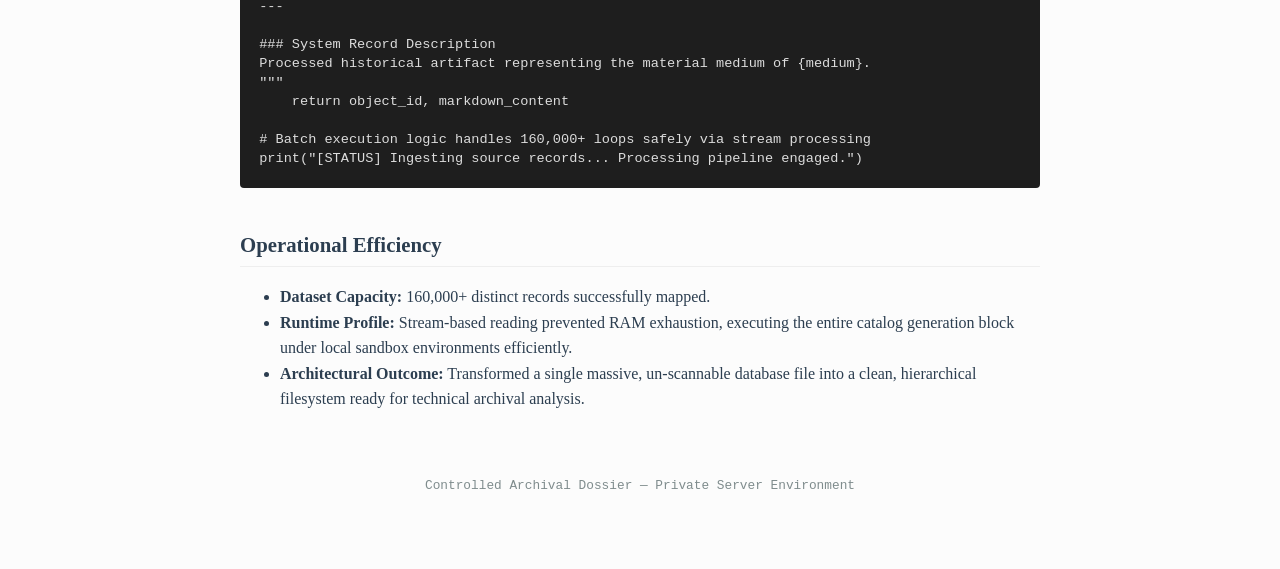
<file: Museum Artwork Data Normalization Pipeline.html>
<!DOCTYPE html>
<html lang="en">
<head>
    <meta charset="UTF-8">
    <meta name="viewport" content="width=device-width, initial-scale=1.0">
    <title>Data Pipeline Case Study: Museum Artwork Records</title>
    <style>
        body {
            font-family: -apple-system, BlinkMacSystemFont, "Segoe UI", Roboto, Georgia, serif;
            line-height: 1.6;
            color: #2c3e50;
            background-color: #fcfcfc;
            max-width: 800px;
            margin: 0 auto;
            padding: 2rem;
        }
        header { margin-bottom: 2.5rem; }
        .back-link { font-size: 0.9rem; color: #7f8c8d; text-decoration: none; }
        .back-link:hover { text-decoration: underline; }
        h1 { font-size: 1.8rem; color: #1a252f; margin-top: 0.5rem; }
        h2 { font-size: 1.3rem; color: #2c3e50; margin-top: 2.5rem; border-bottom: 1px solid #eee; padding-bottom: 0.3rem; }
        
        .meta-context {
            background-color: #f4f6f8;
            border-left: 3px solid #7f8c8d;
            padding: 1rem;
            font-size: 0.95rem;
            margin-bottom: 2rem;
        }

        /* Schema Table Styling */
        table {
            width: 100%;
            border-collapse: collapse;
            margin: 1.5rem 0;
            font-size: 0.9rem;
        }
        th, td {
            text-align: left;
            padding: 0.6rem;
            border-bottom: 1px solid #eee;
        }
        th {
            background-color: #f8f9fa;
            font-family: monospace;
            color: #7f8c8d;
        }
        .code-inline {
            font-family: monospace;
            background-color: #f1f2f6;
            padding: 0.1rem 0.3rem;
            border-radius: 3px;
        }

        /* Code Block Container */
        pre {
            background-color: #1e1e1e;
            color: #dcdcdc;
            padding: 1.2rem;
            border-radius: 4px;
            overflow-x: auto;
            font-family: 'Courier New', Courier, monospace;
            font-size: 0.85rem;
            line-height: 1.4;
        }
    </style>
</head>
<body>

    <header>
        <a href="index.html" class="back-link">← Back to Dossier</a>
        <h1>Data Engineering Portfolio: Museum Artwork Normalization Pipeline</h1>
    </header>

    <main>
        <section class="meta-context">
            <strong>System Architecture Context:</strong>
            <p>This entry documents a high-throughput Python ETL (Extract, Transform, Load) pipeline designed to ingest, clean, and map highly variable institutional JSON data. By processing over 160,000 distinct object records into standardized, human-readable Markdown files, the utility bridges the gap between raw database drops and semantic web rendering environments.</p>
        </section>

        <section id="executive-summary">
            <h2>The Data Challenge</h2>
            <p>Large-scale cultural heritage datasets are notoriously prone to schema drift, missing fields, and deeply nested, un-indexed metadata structures. Facing a raw export of 160,000+ artwork records, the objective was to engineer an automated batch script capable of processing the data in seconds, handling structural anomalies gracefully, and outputting standardized files optimized for indexing and static site generation.</p>
        </section>

        <section id="data-mapping">
            <h2>Crosswalk Schema Transformation</h2>
            <p>The pipeline parses nested JSON payloads and maps them to a strict, predictable front-matter template. Below is the structural data crosswalk executed by the script:</p>
            
            <table>
                <thead>
                    <tr>
                        <th>Source JSON Key (Nested)</th>
                        <th>Target Markdown Property</th>
                        <th>Normalization / Sanitization Rules</th>
                    </tr>
                </thead>
                <tbody>
                    <tr>
                        <td><span class="code-inline">objectID</span></td>
                        <td><span class="code-inline">id</span></td>
                        <td>Enforced as a unique string identifier; leading-zero padding verified.</td>
                    </tr>
                    <tr>
                        <td><span class="code-inline">artistDisplayName</span></td>
                        <td><span class="code-inline">creator</span></td>
                        <td>Coerced to "Unknown Artificer" if null or empty; stripped of trailing whitespace.</td>
                    </tr>
                    <tr>
                        <td><span class="code-inline">objectDate</span></td>
                        <td><span class="code-inline">date</span></td>
                        <td>Extracted via regex parsing to isolate numeric years from textual approximations (e.g., "c. 1920").</td>
                    </tr>
                    <tr>
                        <td><span class="code-inline">medium</span></td>
                        <td><span class="code-inline">medium</span></td>
                        <td>Lowercase normalization for consistent indexing and tag cataloging.</td>
                    </tr>
                </tbody>
            </table>
        </section>

        <section id="code-showcase">
            <h2>Pipeline Mechanics (Python Snippet)</h2>
            <p>The following optimized script segment illustrates the core transformation logic, using strict conditional checking to ensure script execution never crashes on malformed database records:</p>

<pre><code>import json
import os

def normalize_artwork_record(raw_record):
    """
    Transforms a single nested institutional JSON record into 
    a structured, semantic catalog model.
    """
    # Isolate core attributes with safe fallbacks
    object_id = str(raw_record.get('objectID', '')).strip()
    creator = raw_record.get('artistDisplayName', '').strip() or "Unknown Artificer"
    raw_date = raw_record.get('objectDate', 'Undated')
    medium = raw_record.get('medium', 'Unspecified').lower().strip()

    # Generate standardized Markdown Front Matter payload
    markdown_content = f"""---
id: "{object_id}"
title: "{raw_record.get('title', 'Untitled').replace('"', '\\"')}"
creator: "{creator}"
date: "{raw_date}"
medium: "{medium}"
---

### System Record Description
Processed historical artifact representing the material medium of {medium}.
"""
    return object_id, markdown_content

# Batch execution logic handles 160,000+ loops safely via stream processing
print("[STATUS] Ingesting source records... Processing pipeline engaged.")
</code></pre>
        </section>

        <section id="metrics">
            <h2>Operational Efficiency</h2>
            <ul>
                <li><strong>Dataset Capacity:</strong> 160,000+ distinct records successfully mapped.</li>
                <li><strong>Runtime Profile:</strong> Stream-based reading prevented RAM exhaustion, executing the entire catalog generation block under local sandbox environments efficiently.</li>
                <li><strong>Architectural Outcome:</strong> Transformed a single massive, un-scannable database file into a clean, hierarchical filesystem ready for technical archival analysis.</li>
            </ul>
        </section>
    </main>

    <footer>
        <p style="text-align: center; color: #7f8c8d; font-size: 0.8rem; margin-top: 4rem; font-family: monospace;">
            Controlled Archival Dossier — Private Server Environment
        </p>
    </footer>

</body>
</html>
</file>
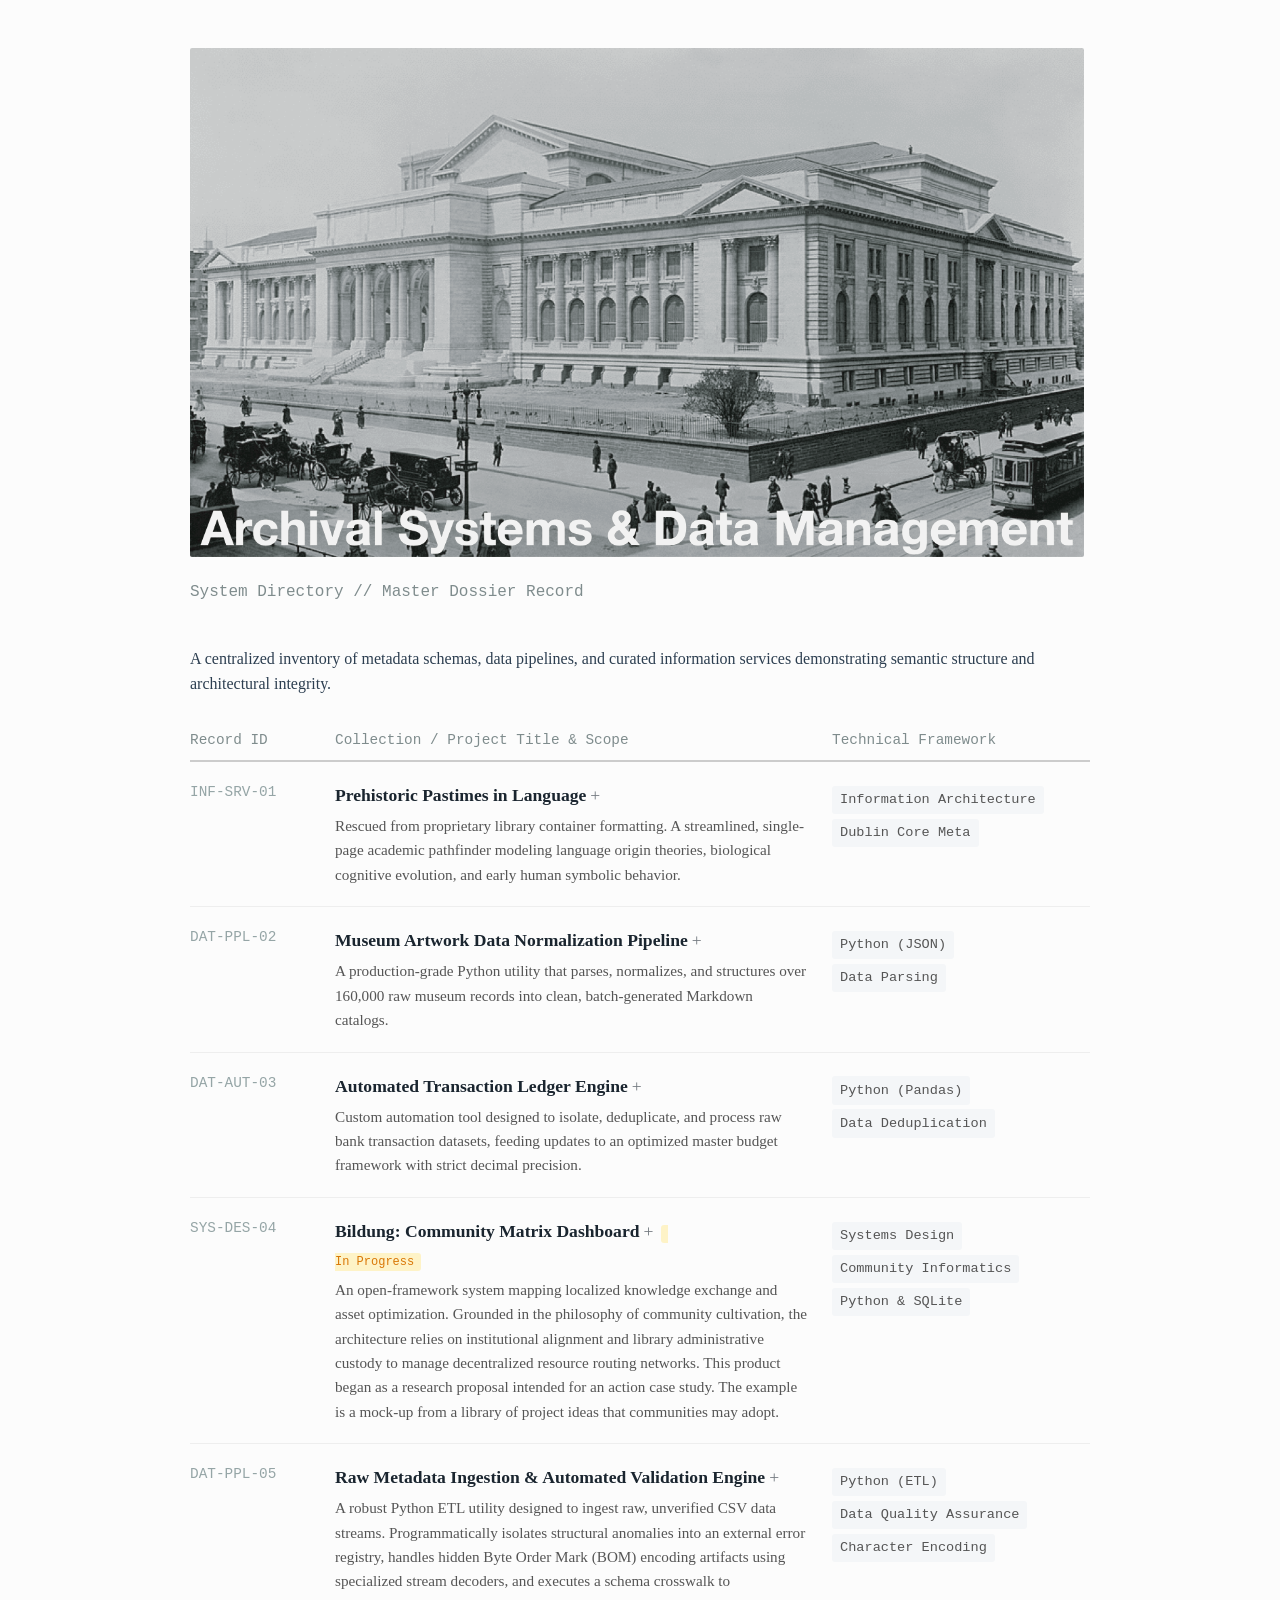
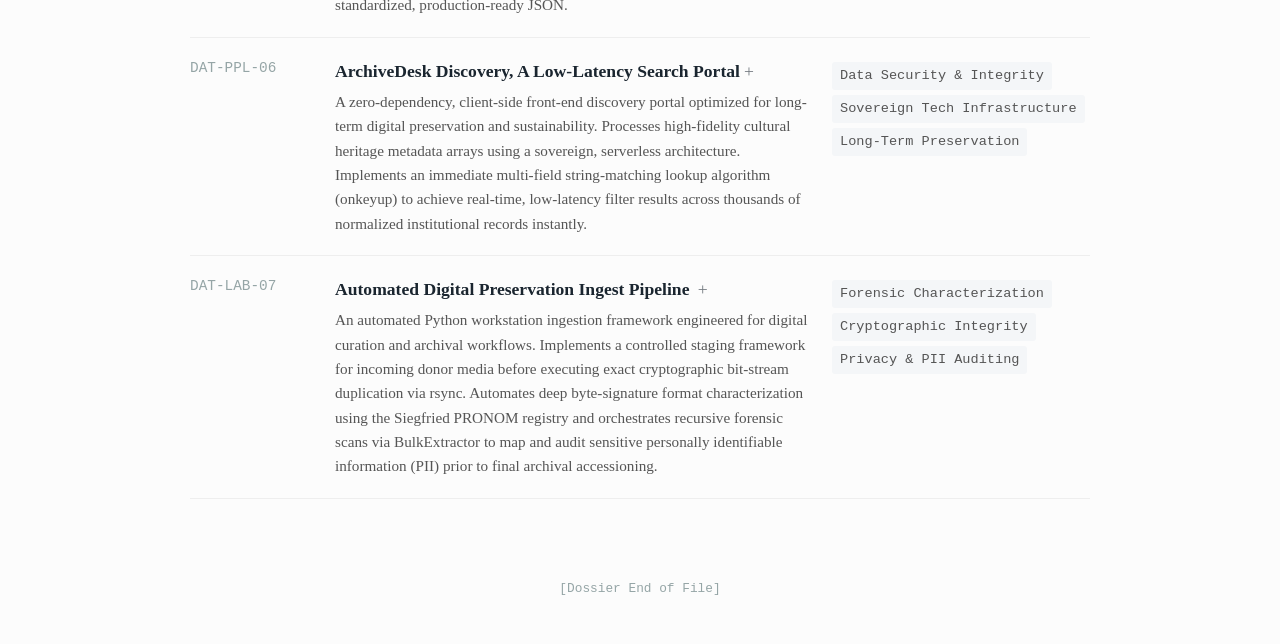
<file: oldindex.html>
<!DOCTYPE html>
<html lang="en">
<head>
    <meta charset="UTF-8">
    <meta name="viewport" content="width=device-width, initial-scale=1.0">
    <title>Archival Systems & Metadata Dossier</title>
    <style>
        body {
            font-family: -apple-system, BlinkMacSystemFont, "Segoe UI", Roboto, Georgia, serif;
            line-height: 1.6;
            color: #2c3e50;
            background-color: #fcfcfc;
            max-width: 900px;
            margin: 0 auto;
            padding: 2rem;
        }
        h1 { font-size: 2rem; color: #1a252f; margin-bottom: 0.2rem; }
        .subtitle { font-size: 1rem; color: #7f8c8d; font-family: monospace; margin-bottom: 2.5rem; }
        /* --- Flexbox Table Styling --- */
        .flex-table {
            display: flex;
            flex-direction: column;
            margin-top: 2rem;
            width: 100%;
        }

        /* Table Header Layout */
        .flex-thead {
            display: flex;
            border-bottom: 2px solid #ccc;
            padding-bottom: 0.5rem;
        }

        .flex-th {
            font-family: monospace;
            font-size: 0.9rem;
            color: #7f8c8d;
            text-align: left;
        }

        /* Table Body & Row Layout */
        .flex-tbody {
            display: flex;
            flex-direction: column;
        }

        .flex-tr {
            display: flex;
            border-bottom: 1px solid #eee;
            padding: 1.2rem 0;
        }

        /* Column Width Allocations (Matching your original 15% / 55% / 30%) */
        .col-id {
            width: 15%;
            padding-right: 1rem;
        }

        .col-scope {
            width: 55%;
            padding-right: 1.5rem;
        }

        .col-framework {
            width: 30%;
        }

        /* Content Styling */
        .project-title {
            font-weight: bold;
            font-size: 1.1rem;
        }
        .project-title a {
            color: #1a252f;
            text-decoration: none;
        }
        .project-title a:hover {
            text-decoration: underline;
        }
        .project-title a::after {
            content: " +";
            font-weight: normal;
            opacity: 0.6; /* Keeps it subtle so it looks professional */
            transition: opacity 0.2s ease;
            display: inline-block;
            padding-left: 4px;
        }
        .project-title a:hover::after {
            opacity: 1;
            color: #0076ff; /* Gives a nice visual pop on hover */
        }
        .tech-tag {
            font-family: monospace;
            font-size: 0.85rem;
            background-color: #f4f6f8;
            color: #555;
            padding: 0.2rem 0.5rem;
            border-radius: 3px;
            display: inline-block;
            margin-top: 0.3rem;
        }
        .meta-id {
            font-family: monospace;
            font-size: 0.9rem;
            color: #95a5a6;
        }

        /* Responsive Breakpoint for Mobile Screens */
        @media (max-width: 650px) {
            .flex-thead {
                display: none; /* Hide headers on mobile */
            }
            .flex-tr {
                flex-direction: column; /* Stack data columns vertically */
                gap: 0.5rem;
                padding: 1.5rem 0;
            }
            .col-id, .col-scope, .col-framework {
                width: 100%; /* Take up full width */
                padding-right: 0;
            }
            .meta-id {
                font-size: 0.8rem;
                background-color: #eef2f3;
                padding: 0.1rem 0.4rem;
                border-radius: 3px;
                display: inline-block;
            }
        }
    </style>
</head>
<body>

    <p><img src="Header.png" alt="New York Public Library, Public Domain image with website title 'Archival Systems and Data Management'" style="width: 100%; max-width: 894px; height: auto; filter: contrast(105%) brightness(95%); border-radius: 2px;"></p>
    <header>
        <div class="subtitle">System Directory // Master Dossier Record</div>
    </header>

    <main>
        <p>A centralized inventory of metadata schemas, data pipelines, and curated information services demonstrating semantic structure and architectural integrity.</p>

        <div class="flex-table">
            
            <div class="flex-thead">
                <div class="flex-th col-id">Record ID</div>
                <div class="flex-th col-scope">Collection / Project Title & Scope</div>
                <div class="flex-th col-framework">Technical Framework</div>
            </div>

            <div class="flex-tbody">
                
                <div class="flex-tr">
                    <div class="meta-id col-id">INF-SRV-01</div>
                    <div class="col-scope">
                        <div class="project-title"><a href="Prehistoric Pastimes in Language.html">Prehistoric Pastimes in Language</a></div>
                        <p style="margin: 0.3rem 0 0 0; font-size: 0.95rem; color: #555;">Rescued from proprietary library container formatting. A streamlined, single-page academic pathfinder modeling language origin theories, biological cognitive evolution, and early human symbolic behavior.</p>
                    </div>
                    <div class="col-framework">
                        <span class="tech-tag">Information Architecture</span><br>
                        <span class="tech-tag">Dublin Core Meta</span>
                    </div>
                </div>

                <div class="flex-tr">
                    <div class="meta-id col-id">DAT-PPL-02</div>
                    <div class="col-scope">
                        <div class="project-title"><a href="Museum Artwork Data Normalization Pipeline.html">Museum Artwork Data Normalization Pipeline</a></div>
                        <p style="margin: 0.3rem 0 0 0; font-size: 0.95rem; color: #555;">A production-grade Python utility that parses, normalizes, and structures over 160,000 raw museum records into clean, batch-generated Markdown catalogs.</p>
                    </div>
                    <div class="col-framework">
                        <span class="tech-tag">Python (JSON)</span><br>
                        <span class="tech-tag">Data Parsing</span>
                    </div>
                </div>

                <div class="flex-tr">
                    <div class="meta-id col-id">DAT-AUT-03</div>
                    <div class="col-scope">
                        <div class="project-title"><a href="Automated Transaction Ledger Engine.html">Automated Transaction Ledger Engine</a></div>
                        <p style="margin: 0.3rem 0 0 0; font-size: 0.95rem; color: #555;">Custom automation tool designed to isolate, deduplicate, and process raw bank transaction datasets, feeding updates to an optimized master budget framework with strict decimal precision.</p>
                    </div>
                    <div class="col-framework">
                        <span class="tech-tag">Python (Pandas)</span><br>
                        <span class="tech-tag">Data Deduplication</span>
                    </div>
                </div>

                <div class="flex-tr">
                    <div class="meta-id col-id">SYS-DES-04</div>
                    <div class="col-scope">
                        <div class="project-title">
                            <a href="dashboard.html">Bildung: Community Matrix Dashboard</a> 
                            <span style="font-family: monospace; font-size: 0.75rem; color: #d97706; background-color: #fef3c7; padding: 0.1rem 0.4rem; border-radius: 3px; margin-left: 0.5rem; font-weight: normal;"><br>In Progress</span>
                        </div>
                        <p style="margin: 0.3rem 0 0 0; font-size: 0.95rem; color: #555;">
                            An open-framework system mapping localized knowledge exchange and asset optimization. Grounded in the philosophy of community cultivation, the architecture relies on institutional alignment and library administrative custody to manage decentralized resource routing networks. This product began as a research proposal intended for an action case study. The example is a mock-up from a library of project ideas that communities may adopt.
                        </p>
                    </div>
                    <div class="col-framework">
                        <span class="tech-tag">Systems Design</span><br>
                        <span class="tech-tag">Community Informatics</span><br>
                        <span class="tech-tag">Python & SQLite</span>
                    </div>
                </div>

                <div class="flex-tr">
                    <div class="meta-id col-id">DAT-PPL-05</div>
                    <div class="col-scope">
                        <div class="project-title"><a href="ETL.html">Raw Metadata Ingestion & Automated Validation Engine</a></div>
                        <p style="margin: 0.3rem 0 0 0; font-size: 0.95rem; color: #555;">
                            A robust Python ETL utility designed to ingest raw, unverified CSV data streams. Programmatically isolates structural anomalies into an external error registry, handles hidden Byte Order Mark (BOM) encoding artifacts using specialized stream decoders, and executes a schema crosswalk to standardized, production-ready JSON.
                        </p>
                    </div>
                    <div class="col-framework">
                        <span class="tech-tag">Python (ETL)</span><br>
                        <span class="tech-tag">Data Quality Assurance</span><br>
                        <span class="tech-tag">Character Encoding</span>
                    </div>
                </div>

                                <div class="flex-tr">
                    <div class="meta-id col-id">DAT-PPL-06</div>
                    <div class="col-scope">
                        <div class="project-title"><a href="ArchiveDemo.html">ArchiveDesk Discovery, A Low-Latency Search Portal</a></div>
                        <p style="margin: 0.3rem 0 0 0; font-size: 0.95rem; color: #555;">
                            A zero-dependency, client-side front-end discovery portal optimized for long-term digital preservation and sustainability. Processes high-fidelity cultural heritage metadata arrays using a sovereign, serverless architecture. Implements an immediate multi-field string-matching lookup algorithm (onkeyup) to achieve real-time, low-latency filter results across thousands of normalized institutional records instantly.
                        </p>
                    </div>
                    <div class="col-framework">
                        <span class="tech-tag">Data Security & Integrity</span><br>
                        <span class="tech-tag">Sovereign Tech Infrastructure</span><br>
                        <span class="tech-tag">Long-Term Preservation</span>
                    </div>
                </div>

                                <div class="flex-tr">
                    <div class="meta-id col-id">DAT-LAB-07</div>
                    <div class="col-scope">
                        <div class="project-title">
                            <a href="https://katherand.github.io/digitalArchivesLab/" target="_blank" rel="noopener noreferrer">
                                Automated Digital Preservation Ingest Pipeline
                            </a>
                        </div>
                        <p style="margin: 0.3rem 0 0 0; font-size: 0.95rem; color: #555;">
                            An automated Python workstation ingestion framework engineered for digital curation and archival workflows. Implements a controlled staging framework for incoming donor media before executing exact cryptographic bit-stream duplication via rsync. Automates deep byte-signature format characterization using the Siegfried PRONOM registry and orchestrates recursive forensic scans via BulkExtractor to map and audit sensitive personally identifiable information (PII) prior to final archival accessioning.
                        </p>
                    </div>
                    <div class="col-framework">
                        <span class="tech-tag">Forensic Characterization</span><br>
                        <span class="tech-tag">Cryptographic Integrity</span><br>
                        <span class="tech-tag">Privacy & PII Auditing</span>
                    </div>
                </div>

            </div>
        </div>
    </main>

    <footer>
        <p style="text-align: center; color: #95a5a6; font-size: 0.8rem; margin-top: 5rem; font-family: monospace;">
            [Dossier End of File]
        </p>
    </footer>

</body>
</html>
</file>
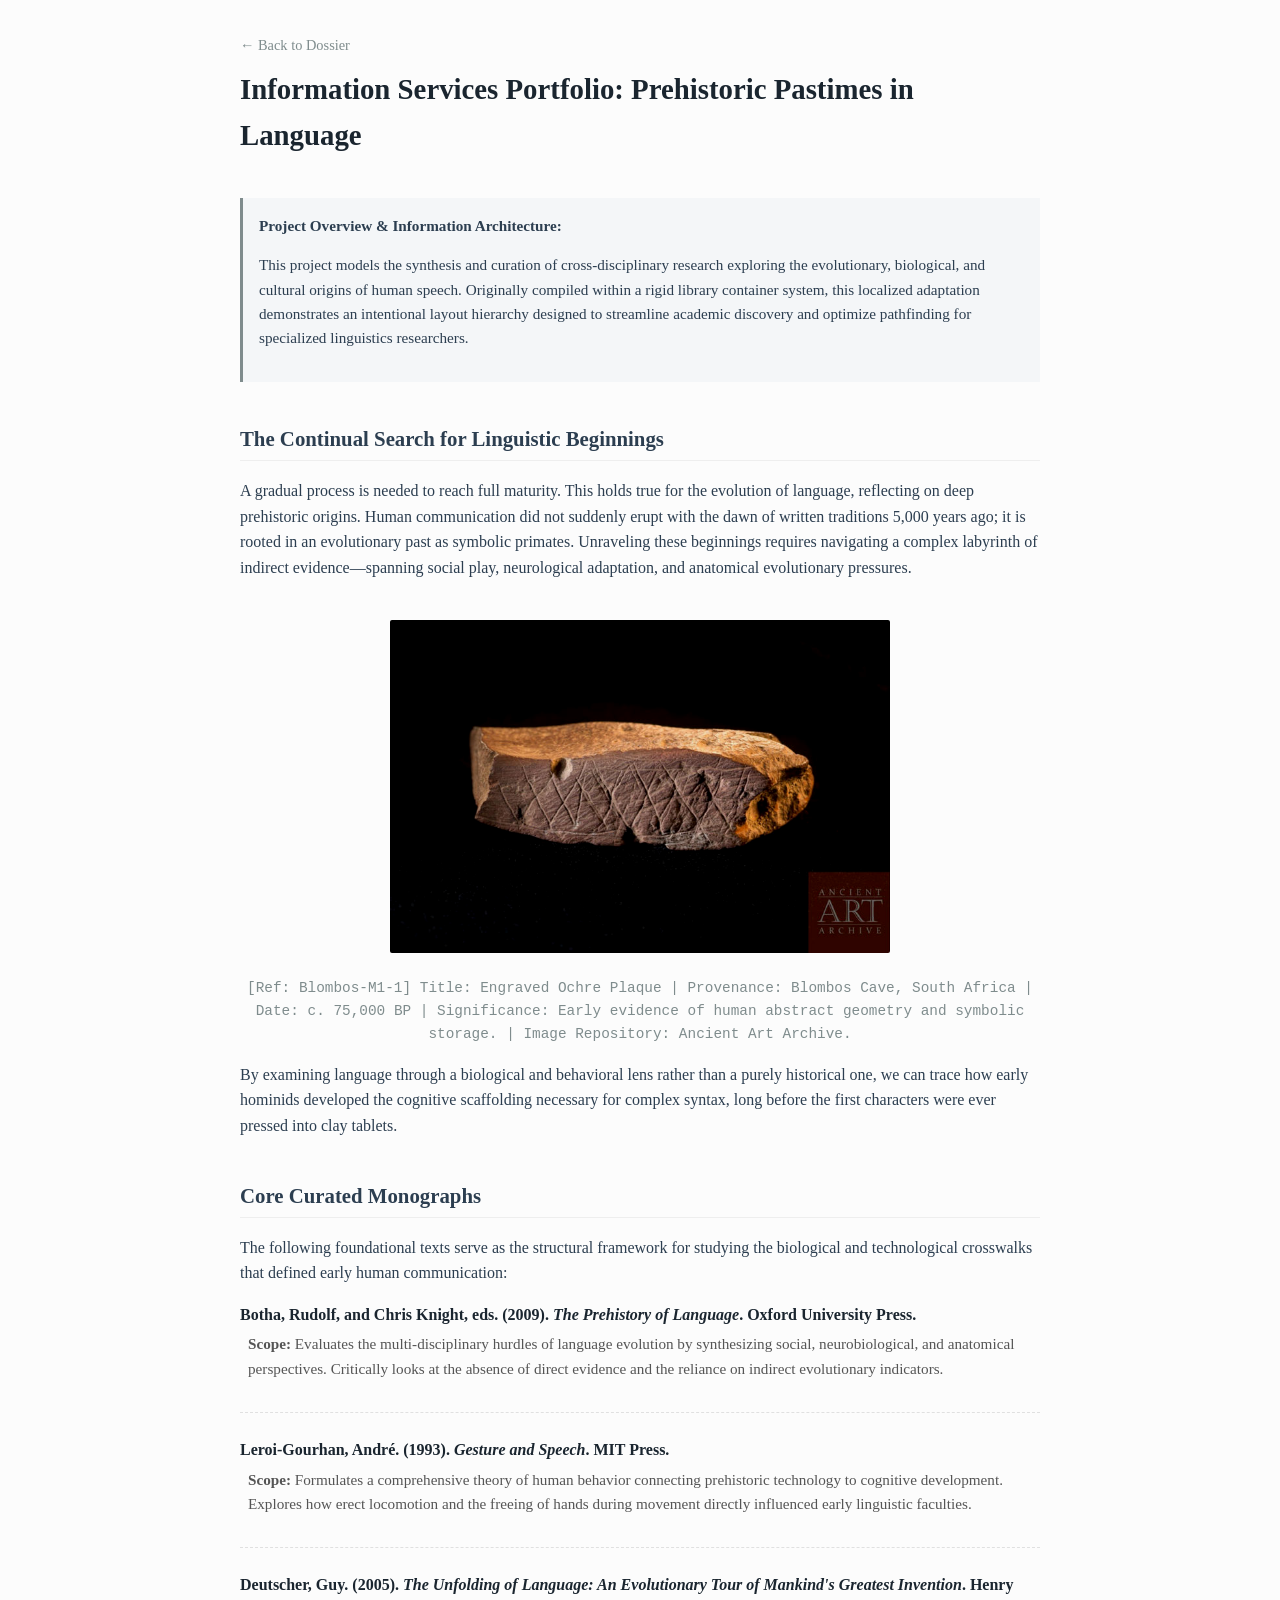
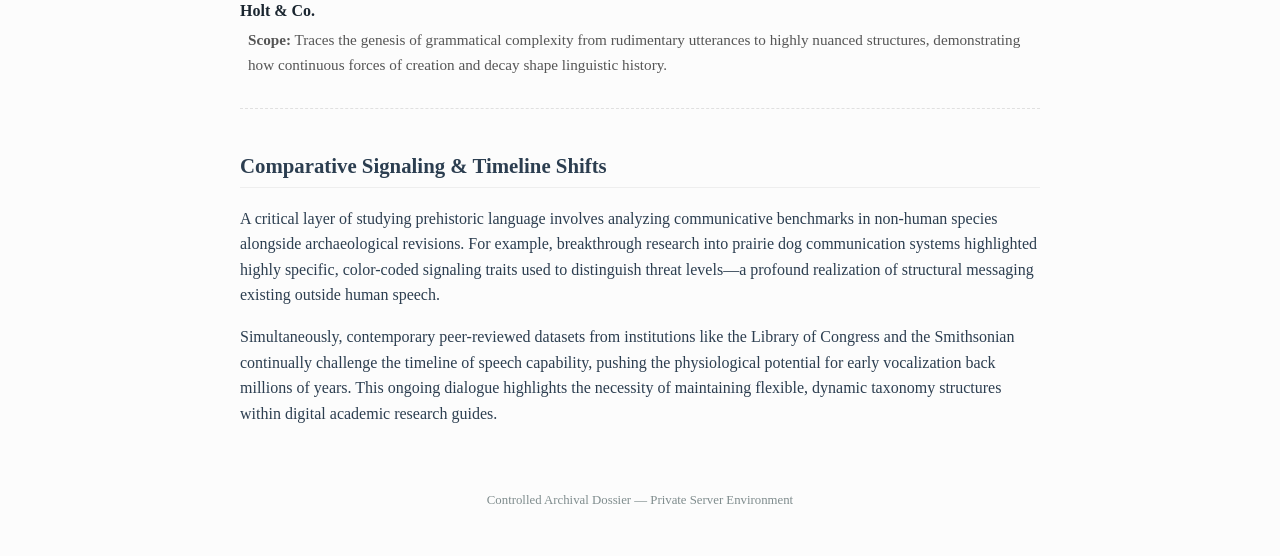
<file: Prehistoric Pastimes in Language.html>
<!DOCTYPE html>
<html lang="en">
<head>
    <meta charset="UTF-8">
    <meta name="viewport" content="width=device-width, initial-scale=1.0">
    <title>Case Study: Prehistoric Pastimes in Language</title>
    <style>
        body {
            font-family: -apple-system, BlinkMacSystemFont, "Segoe UI", Roboto, Georgia, serif;
            line-height: 1.6;
            color: #2c3e50;
            background-color: #fcfcfc;
            max-width: 800px;
            margin: 0 auto;
            padding: 2rem;
        }
        header { margin-bottom: 2.5rem; }
        .back-link { font-size: 0.9rem; color: #7f8c8d; text-decoration: none; }
        .back-link:hover { text-decoration: underline; }
        h1 { font-size: 1.8rem; color: #1a252f; margin-top: 0.5rem; }
        h2 { font-size: 1.3rem; color: #2c3e50; margin-top: 2.5rem; border-bottom: 1px solid #eee; padding-bottom: 0.3rem; }
        h3 { font-size: 1.1rem; color: #34495e; margin-top: 1.5rem; }
        
        .meta-context {
            background-color: #f4f6f8;
            border-left: 3px solid #7f8c8d;
            padding: 1rem;
            font-size: 0.95rem;
            margin-bottom: 2rem;
        }
        .resource-list {
            list-style-type: none;
            padding-left: 0;
        }
        .resource-item {
            margin-bottom: 1.5rem;
            padding-bottom: 1rem;
            border-bottom: 1px dashed #e0e0e0;
        }
        .citation {
            font-weight: bold;
            color: #1a252f;
        }
        .annotation {
            font-size: 0.95rem;
            color: #555;
            margin-top: 0.3rem;
            padding-left: 0.5rem;
        }
    </style>
</head>
<body>

    <header>
        <a href="index.html" class="back-link">← Back to Dossier</a>
        <h1>Information Services Portfolio: Prehistoric Pastimes in Language</h1>
    </header>

    <main>
        <!-- The Professional Framing Section -->
        <section class="meta-context">
            <strong>Project Overview & Information Architecture:</strong>
            <p>This project models the synthesis and curation of cross-disciplinary research exploring the evolutionary, biological, and cultural origins of human speech. Originally compiled within a rigid library container system, this localized adaptation demonstrates an intentional layout hierarchy designed to streamline academic discovery and optimize pathfinding for specialized linguistics researchers.</p>
        </section>

        <!-- Abstract / Introduction -->
        <section id="abstract">
            <h2>The Continual Search for Linguistic Beginnings</h2>
            <p>A gradual process is needed to reach full maturity. This holds true for the evolution of language, reflecting on deep prehistoric origins. Human communication did not suddenly erupt with the dawn of written traditions 5,000 years ago; it is rooted in an evolutionary past as symbolic primates. Unraveling these beginnings requires navigating a complex labyrinth of indirect evidence—spanning social play, neurological adaptation, and anatomical evolutionary pressures.</p>
            
            <div style="text-align: center; margin: 2.5rem 0;">
    <img src="Blombos-Ochre-Block-South-Africa-768x511.jpg" alt="Blombos Cave engraved ochre, 75,000 BP" style="width: 100%; max-width: 500px; height: auto; filter: contrast(105%) brightness(95%); border-radius: 2px;"></p></p>

<p style="font-family: monospace; font-size: 0.9rem; color: #7f8c8d; text-align: center;">
    [Ref: Blombos-M1-1] Title: Engraved Ochre Plaque | Provenance: Blombos Cave, South Africa | Date: c. 75,000 BP | Significance: Early evidence of human abstract geometry and symbolic storage. | Image Repository: Ancient Art Archive.
</p>

      <p style="text-align: left;">By examining language through a biological and behavioral lens rather than a purely historical one, we can trace how early hominids developed the cognitive scaffolding necessary for complex syntax, long before the first characters were ever pressed into clay tablets.</p>
        </section>

        <!-- Curated Core Text Resources -->
        <section id="curated-resources">
            <h2>Core Curated Monographs</h2>
            <p>The following foundational texts serve as the structural framework for studying the biological and technological crosswalks that defined early human communication:</p>

            <ul class="resource-list">
                <li class="resource-item">
                    <span class="citation">Botha, Rudolf, and Chris Knight, eds. (2009). <em>The Prehistory of Language</em>. Oxford University Press.</span>
                    <p class="annotation"><strong>Scope:</strong> Evaluates the multi-disciplinary hurdles of language evolution by synthesizing social, neurobiological, and anatomical perspectives. Critically looks at the absence of direct evidence and the reliance on indirect evolutionary indicators.</p>
                </li>
                
                <li class="resource-item">
                    <span class="citation">Leroi-Gourhan, André. (1993). <em>Gesture and Speech</em>. MIT Press.</span>
                    <p class="annotation"><strong>Scope:</strong> Formulates a comprehensive theory of human behavior connecting prehistoric technology to cognitive development. Explores how erect locomotion and the freeing of hands during movement directly influenced early linguistic faculties.</p>
                </li>

                <li class="resource-item">
                    <span class="citation">Deutscher, Guy. (2005). <em>The Unfolding of Language: An Evolutionary Tour of Mankind's Greatest Invention</em>. Henry Holt & Co.</span>
                    <p class="annotation"><strong>Scope:</strong> Traces the genesis of grammatical complexity from rudimentary utterances to highly nuanced structures, demonstrating how continuous forces of creation and decay shape linguistic history.</p>
                </li>
            </ul>
        </section>
        <!-- Comparative Evidence Insights -->
        <section id="comparative-evidence">
            <h2>Comparative Signaling & Timeline Shifts</h2>
            <p>A critical layer of studying prehistoric language involves analyzing communicative benchmarks in non-human species alongside archaeological revisions. For example, breakthrough research into prairie dog communication systems highlighted highly specific, color-coded signaling traits used to distinguish threat levels—a profound realization of structural messaging existing outside human speech.</p>
            <p>Simultaneously, contemporary peer-reviewed datasets from institutions like the Library of Congress and the Smithsonian continually challenge the timeline of speech capability, pushing the physiological potential for early vocalization back millions of years. This ongoing dialogue highlights the necessity of maintaining flexible, dynamic taxonomy structures within digital academic research guides.</p>
        </section>
    </main>

    <footer>
        <p style="text-align: center; color: #7f8c8d; font-size: 0.8rem; margin-top: 4rem;">
            Controlled Archival Dossier — Private Server Environment
        </p>
    </footer>

</body>
</html>
</file>
<file: style.css>
body {
    font-family: -apple-system, BlinkMacSystemFont, "Segoe UI", Roboto, Georgia, serif;
    line-height: 1.6;
    color: #2c3e50;
    background-color: #fcfcfc;
    max-width: 800px;
    margin: 0 auto;
    padding: 2rem;
}
.parent {
  display: flex;
  justify-content: center;
}

/* Add this to wrap things you want kept at 800px (like your header/overview) */
.wrap {
   .wrap {
  display: block;
  max-width: 800px;
  margin-left: auto;
  margin-right: auto;
}
}

.container {
    max-width: 800px;
    margin: 10px auto 0;
    text-align: center;
}

/* Now this will actually work because it's no longer trapped inside an 800px body! */
.narrow-container {
    max-width: 800px;
    margin: 0 auto;
    justify-content: center;
}

        header { margin-bottom: 2.5rem; }
        .back-link { font-size: 0.9rem; color: #7f8c8d; text-decoration: none; }
        .back-link:hover { text-decoration: underline; }
        h1 { font-size: 1.8rem; color: #1a252f; margin-top: 0.5rem; }
        h2 { font-size: 1.3rem; color: #2c3e50; margin-top: 2.5rem; border-bottom: 1px solid #eee; padding-bottom: 0.3rem; }
        h3 { font-size: 1.1rem; color: #34495e; margin-top: 1.5rem; }
        
       

        /* Narrow layout layout for the lower content */
      

        header {
            margin-bottom: 20px;
            border-bottom: 2px solid #e2e8f0;
            padding-bottom: 20px;
        }

        .meta-context {
            background-color: #f4f6f8;
            border-left: 3px solid #7f8c8d;
            padding: 1rem;
            font-size: 0.95rem;
            margin-bottom: 2rem;
        }
        .resource-list {
            list-style-type: none;
            padding-left: 0;
        }
        .resource-item {
            margin-bottom: 1.5rem;
            padding-bottom: 1rem;
            border-bottom: 1px dashed #e0e0e0;
        }
        .citation {
            font-weight: bold;
            color: #1a252f;
        }
        .annotation {
            font-size: 0.95rem;
            color: #555;
            margin-top: 0.3rem;
            padding-left: 0.5rem;
        }
        /* Target the links inside your actual resource list items instead! */
        .resource-item a::after {
            content: " +";
            font-weight: normal;
            opacity: 0.6; /* Keeps it subtle so it doesn't distract from the title text */
            transition: opacity 0.2s ease;
            display: inline-block;
            padding-left: 4px;
        }

        /* Make the plus sign brighten up when they hover over the resource link */
        .resource-item a:hover::after {
            opacity: 1;
            color: #0076ff; /* Or whatever your accent color is */
        }
</file>
